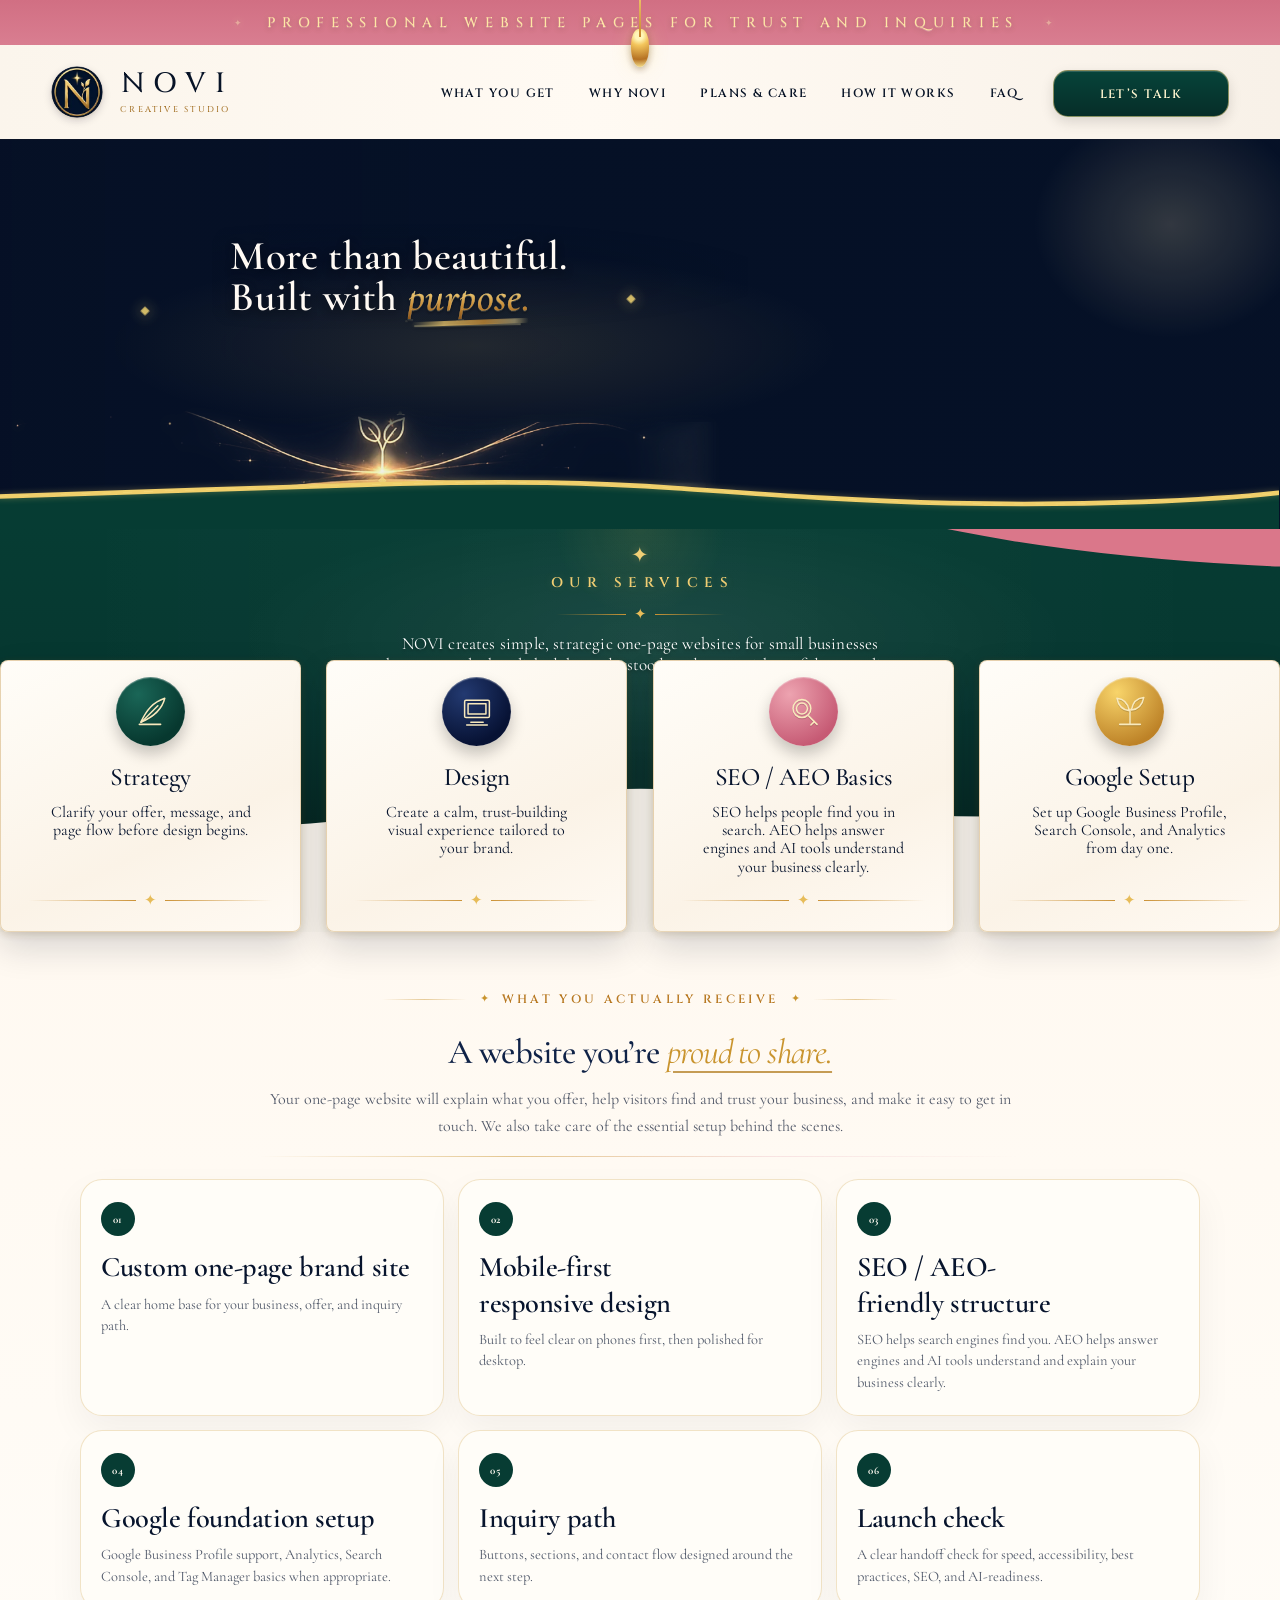
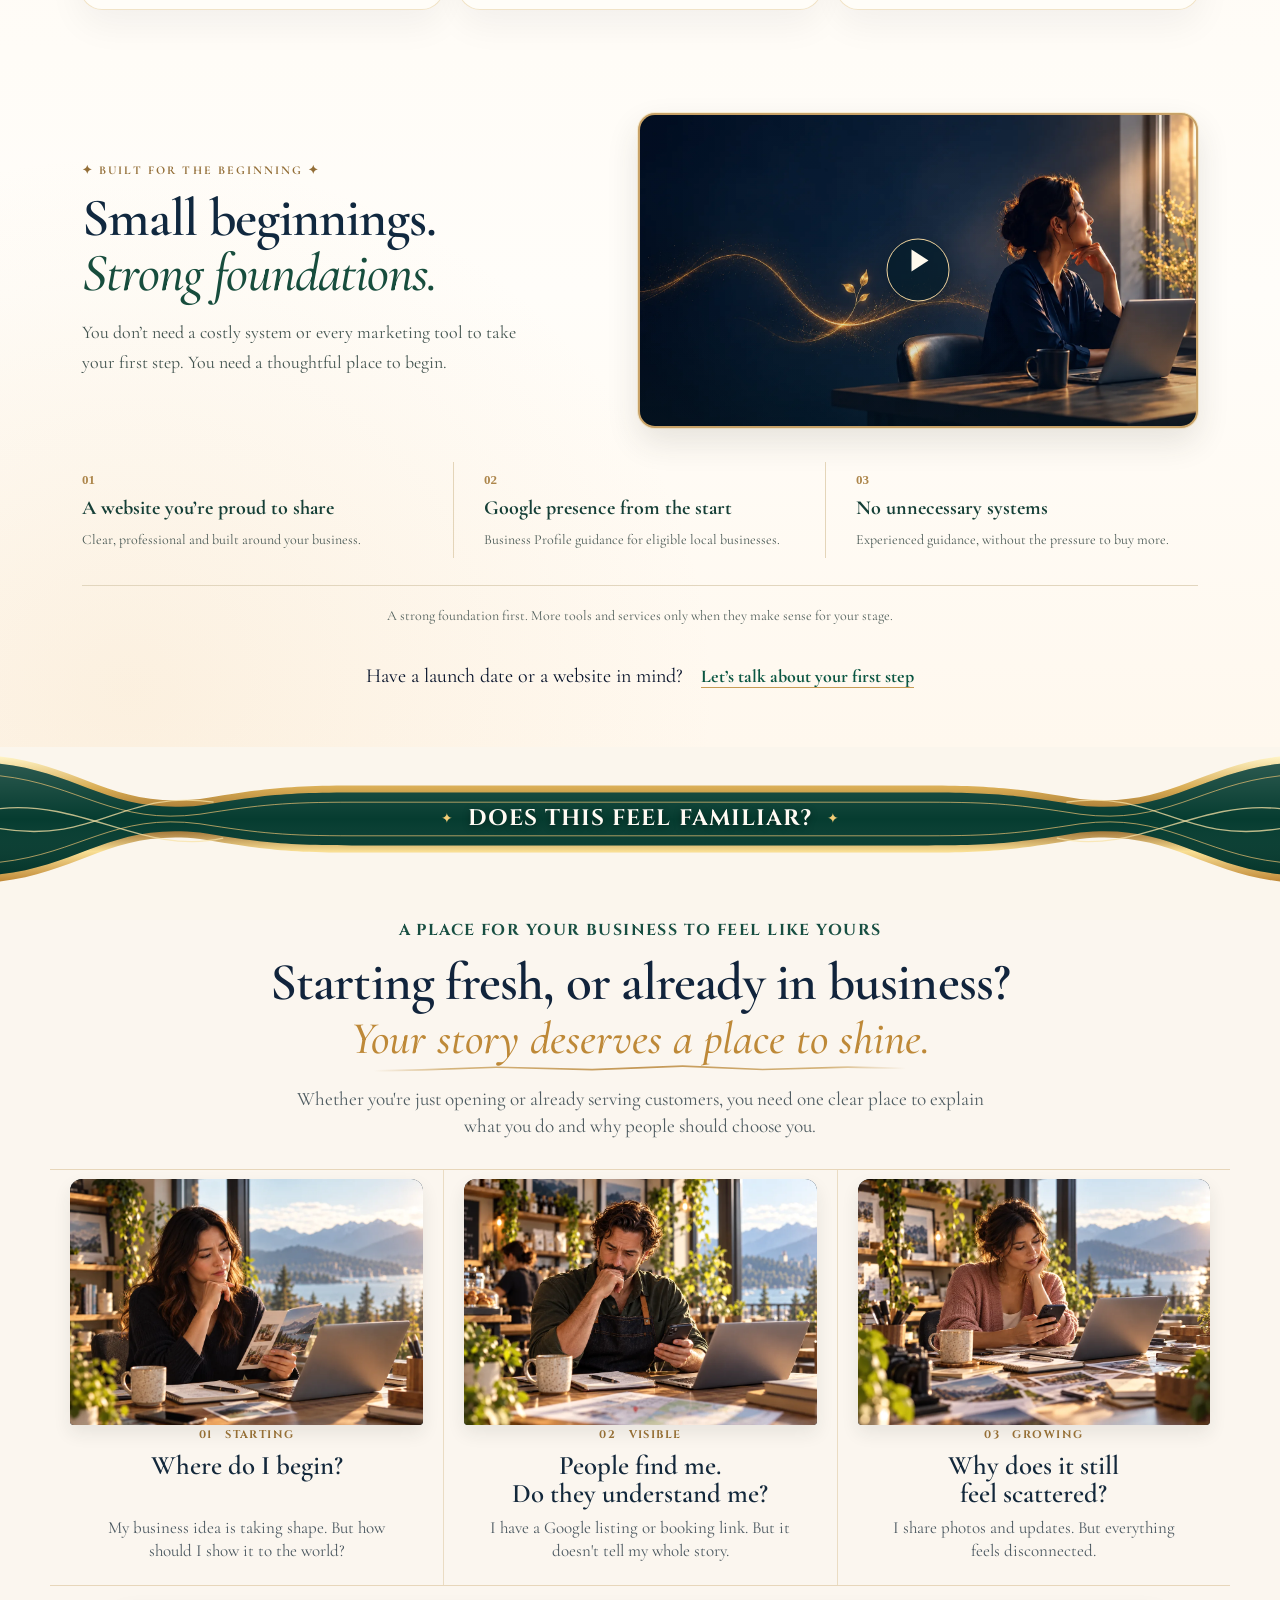
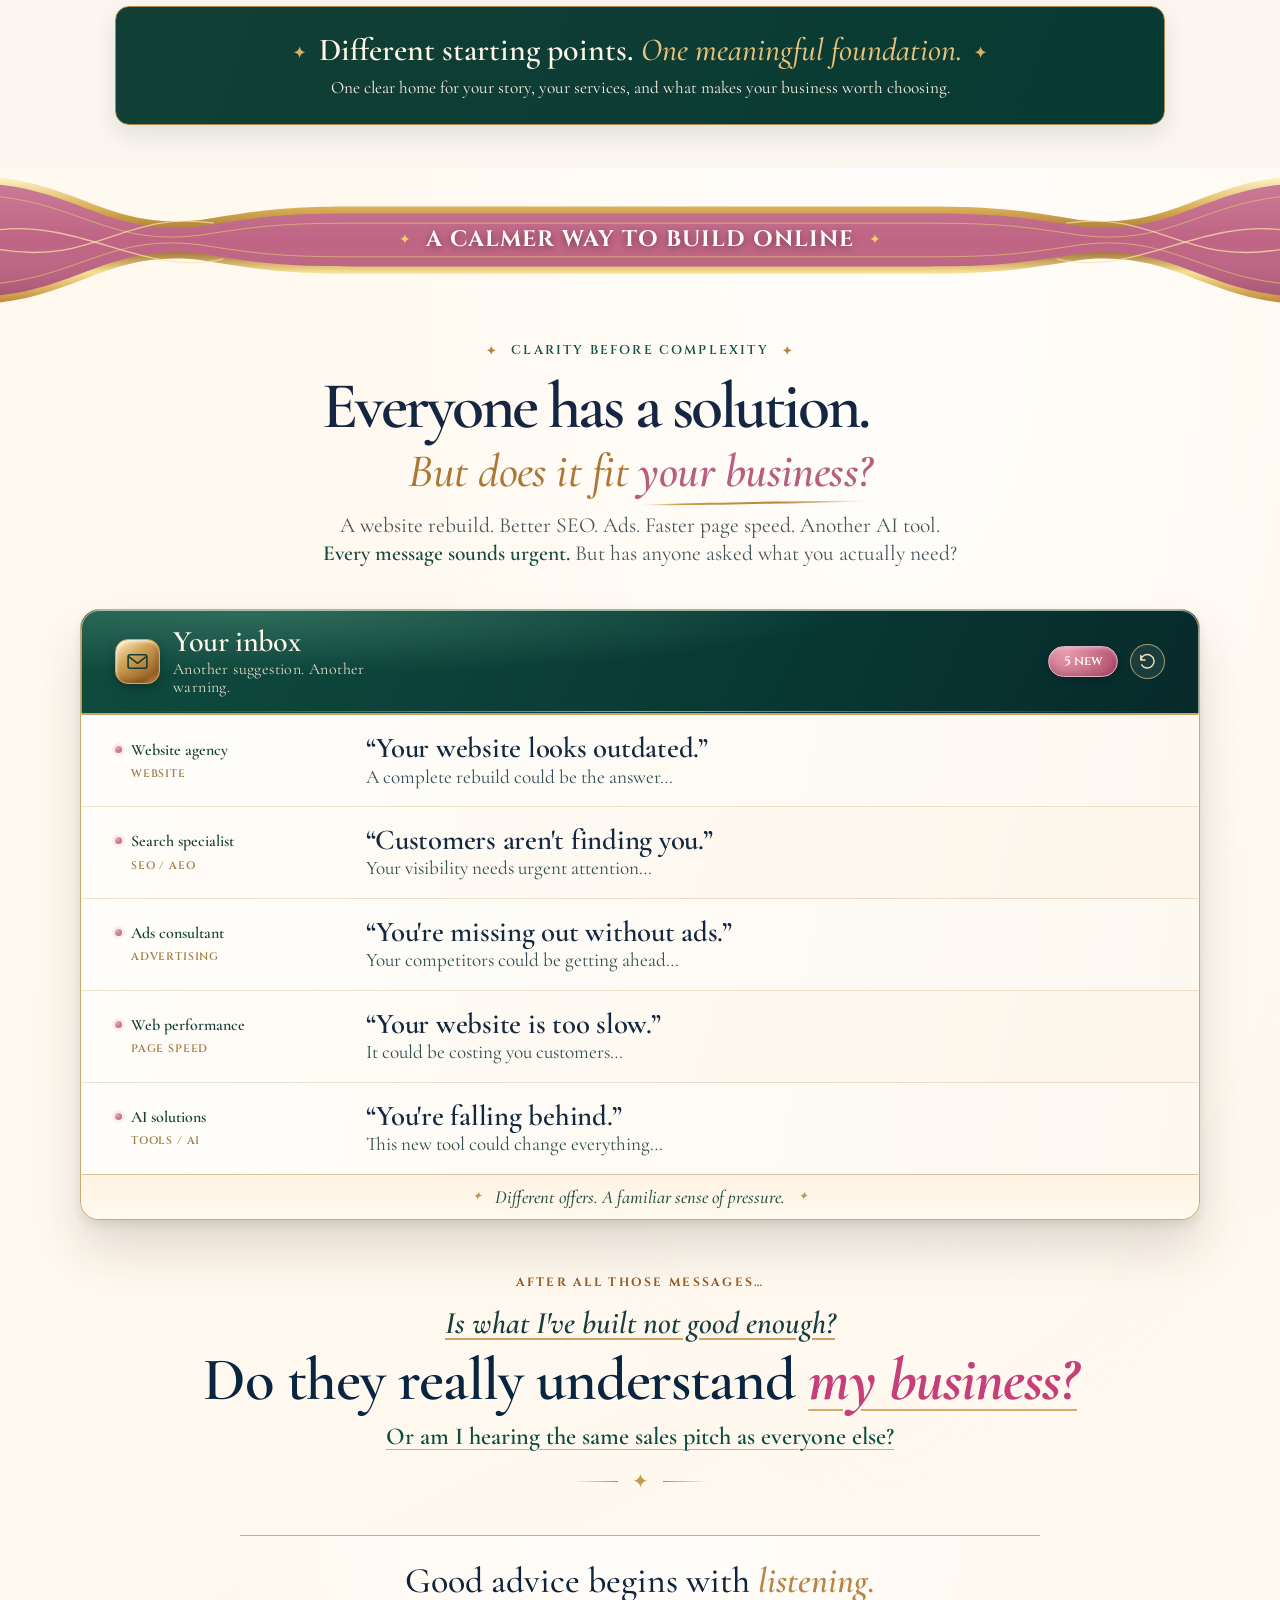
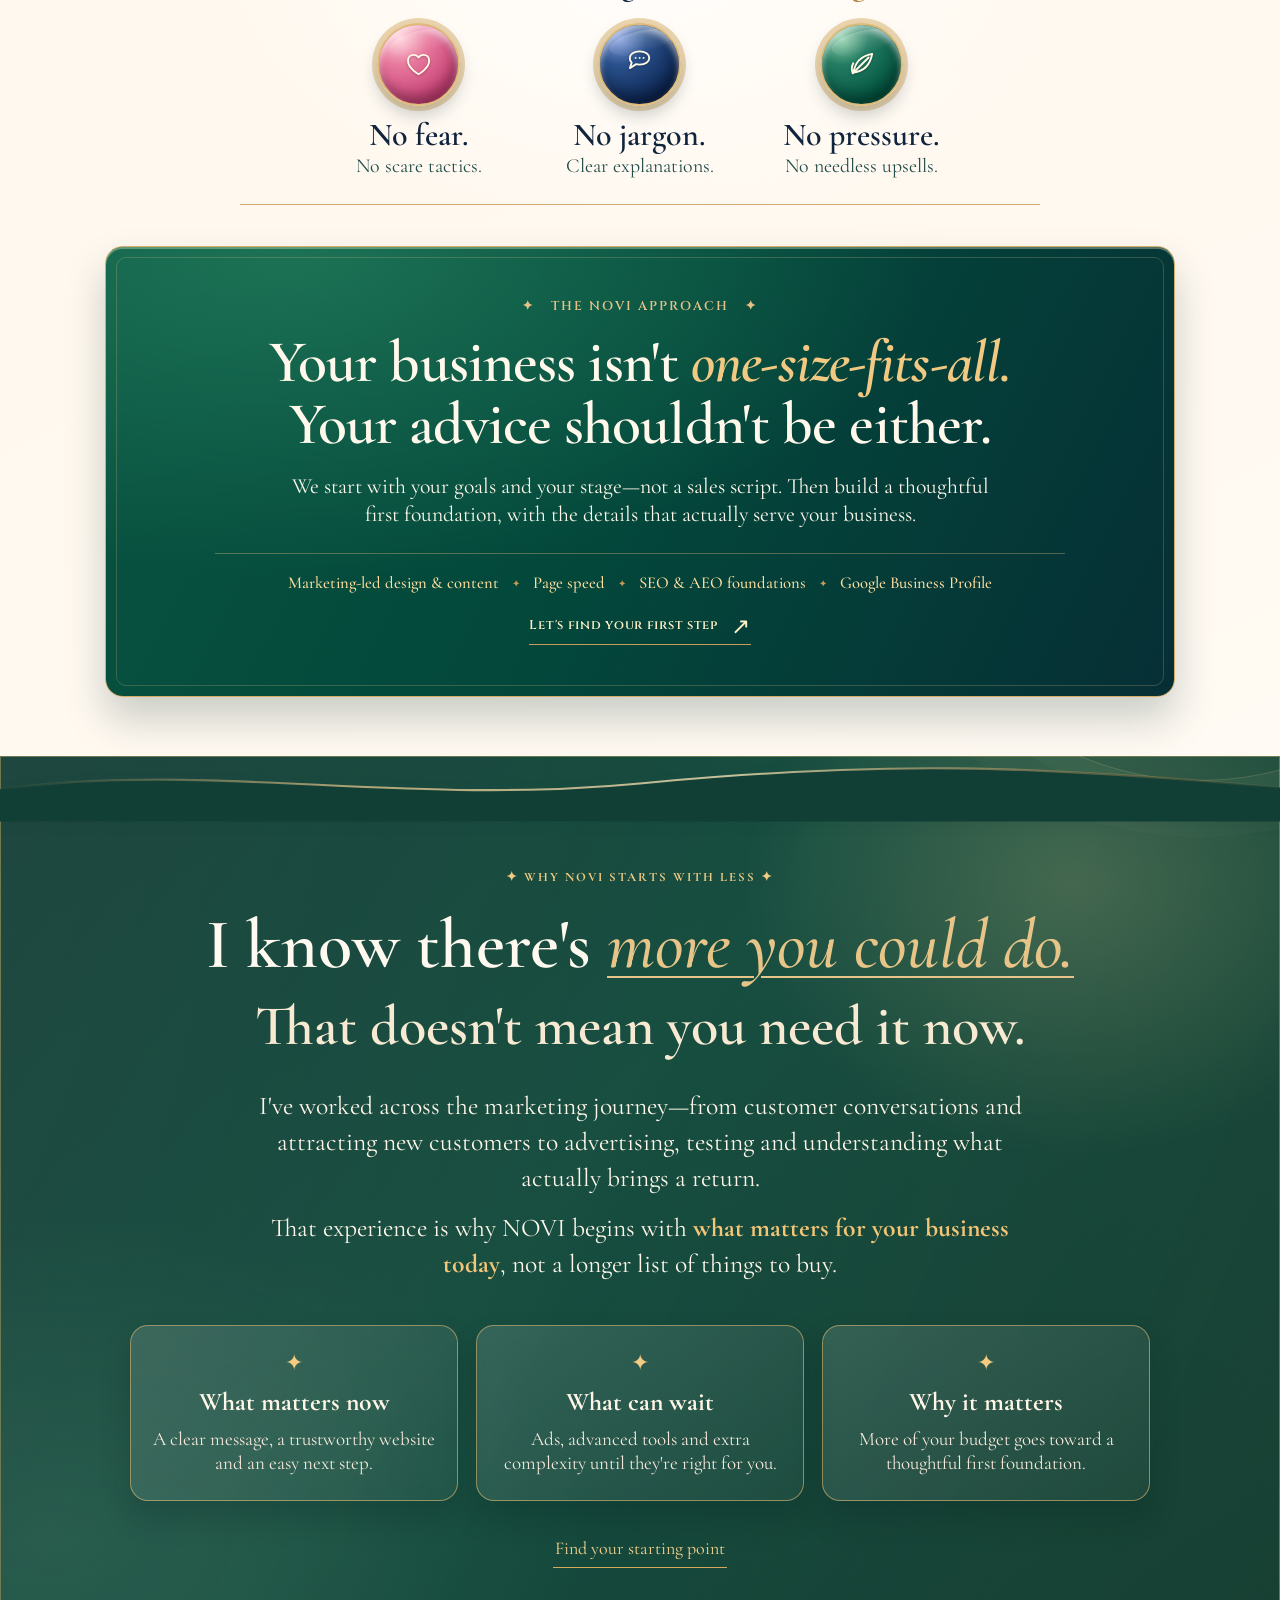
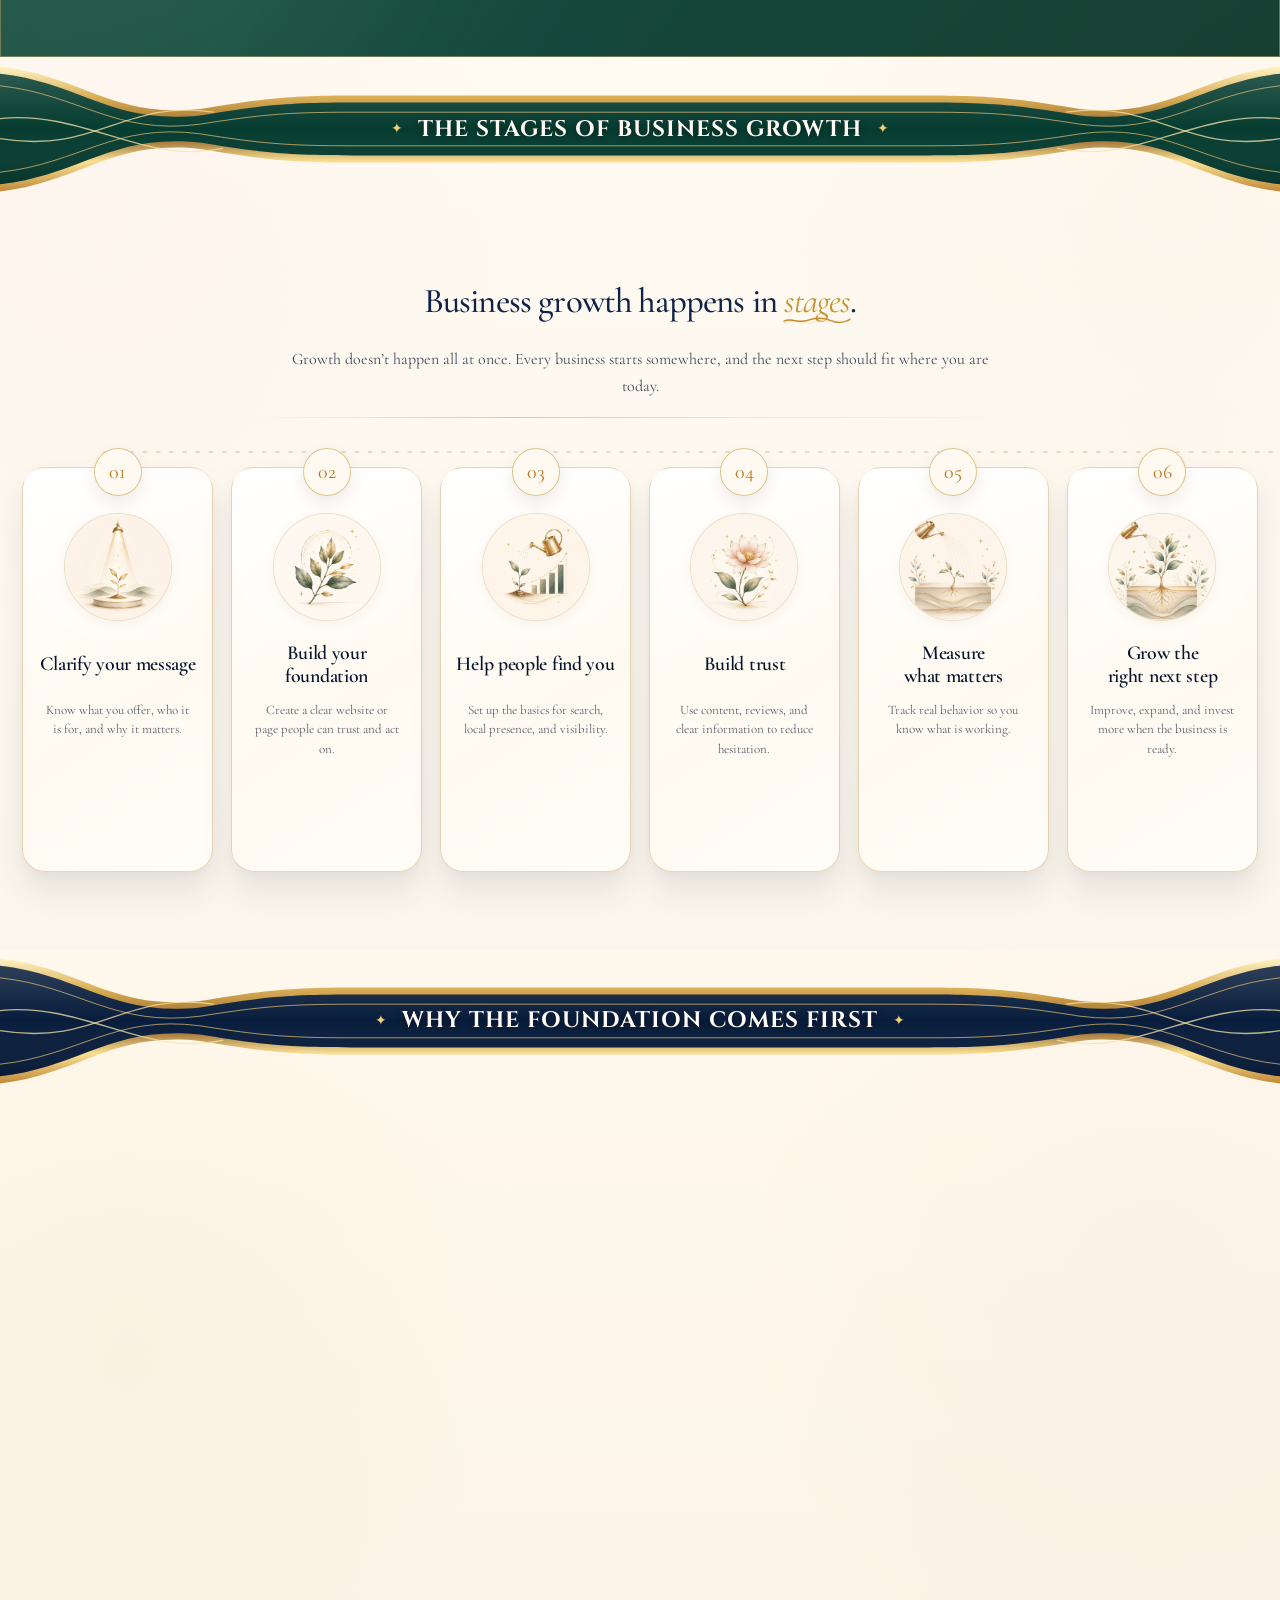
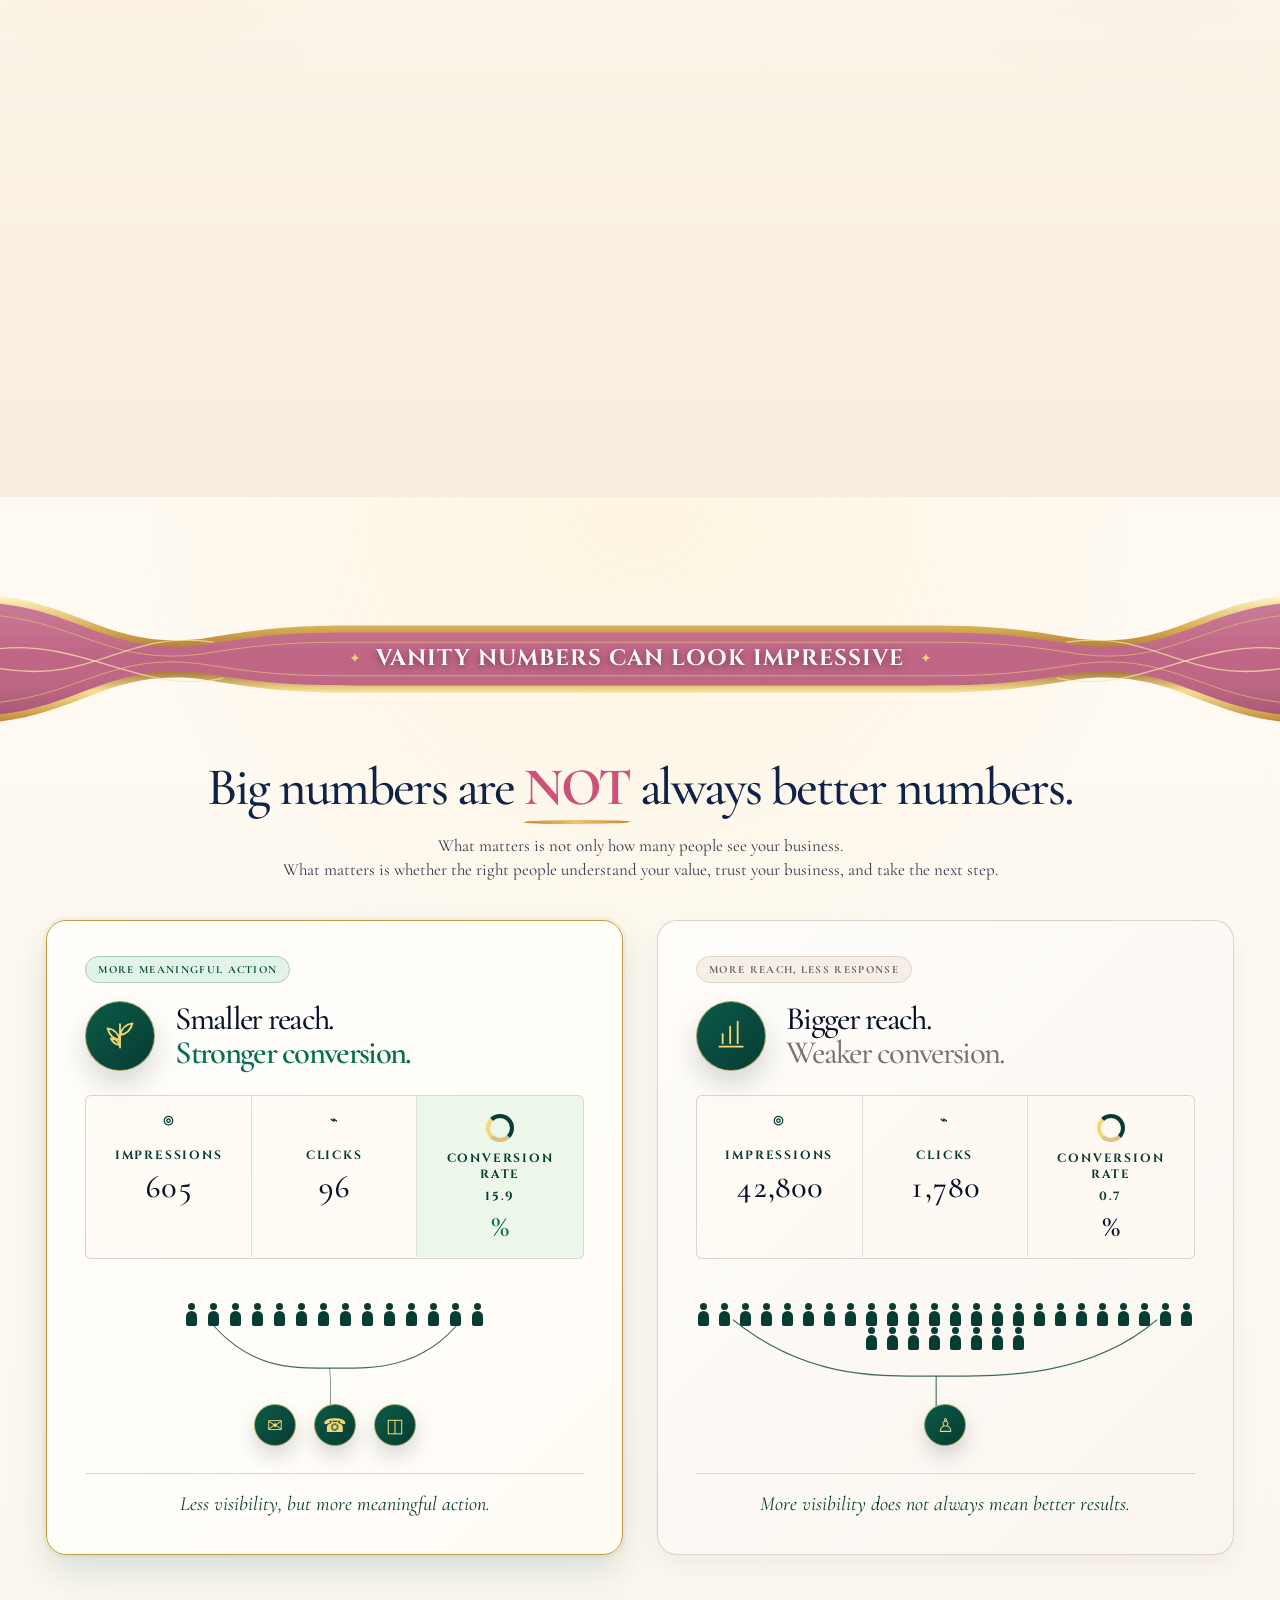
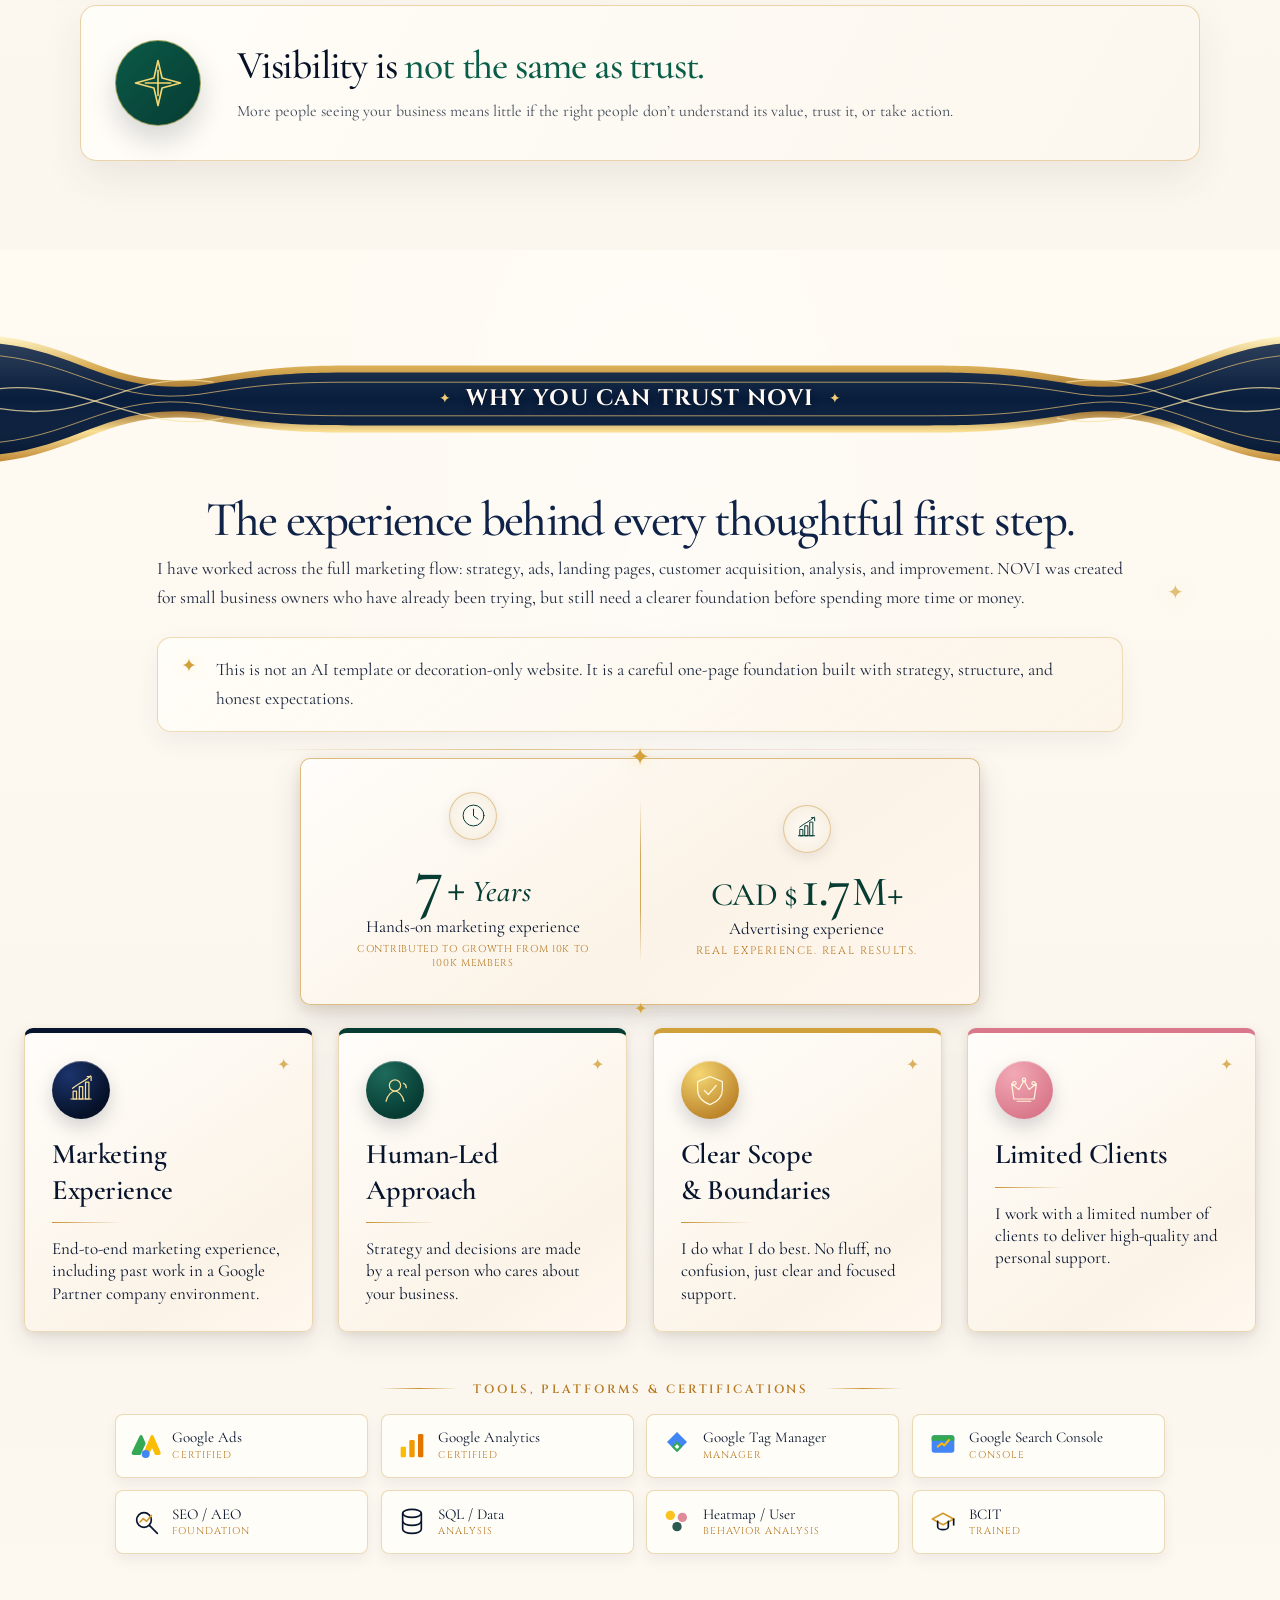
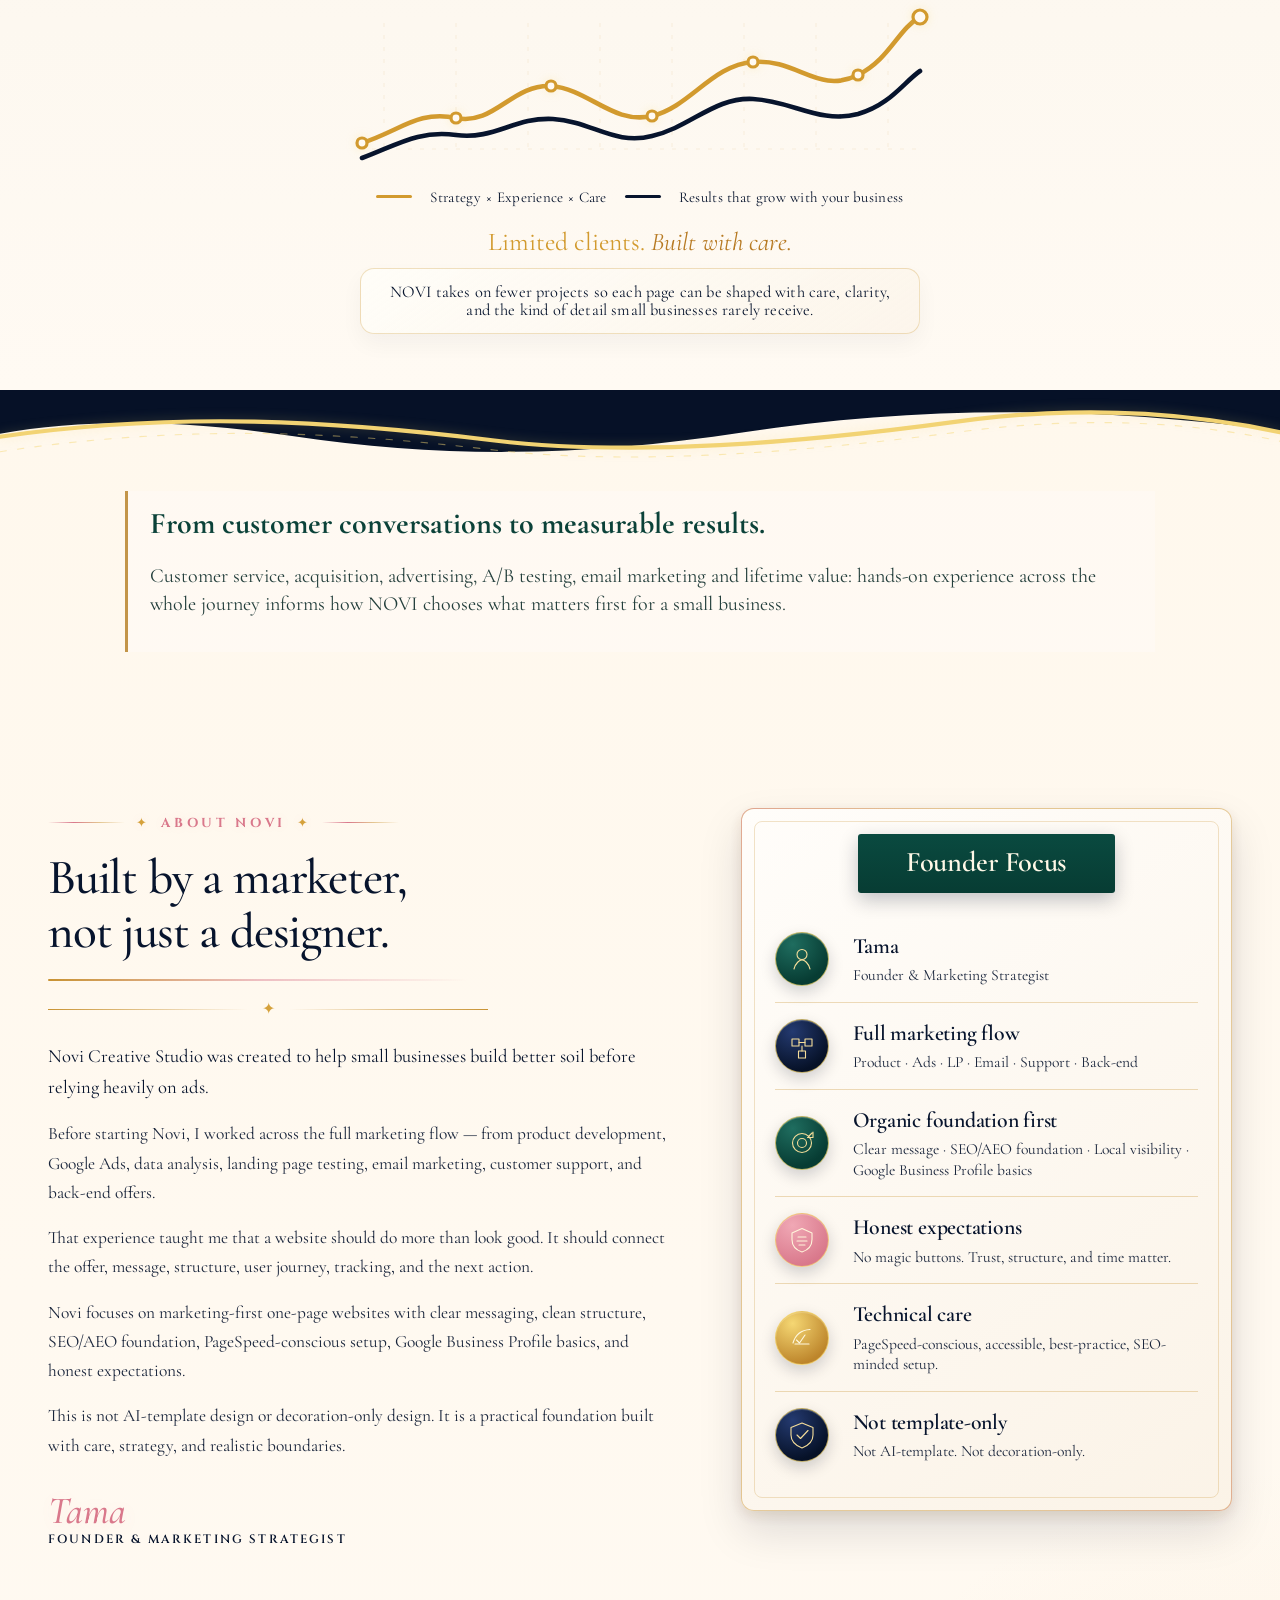
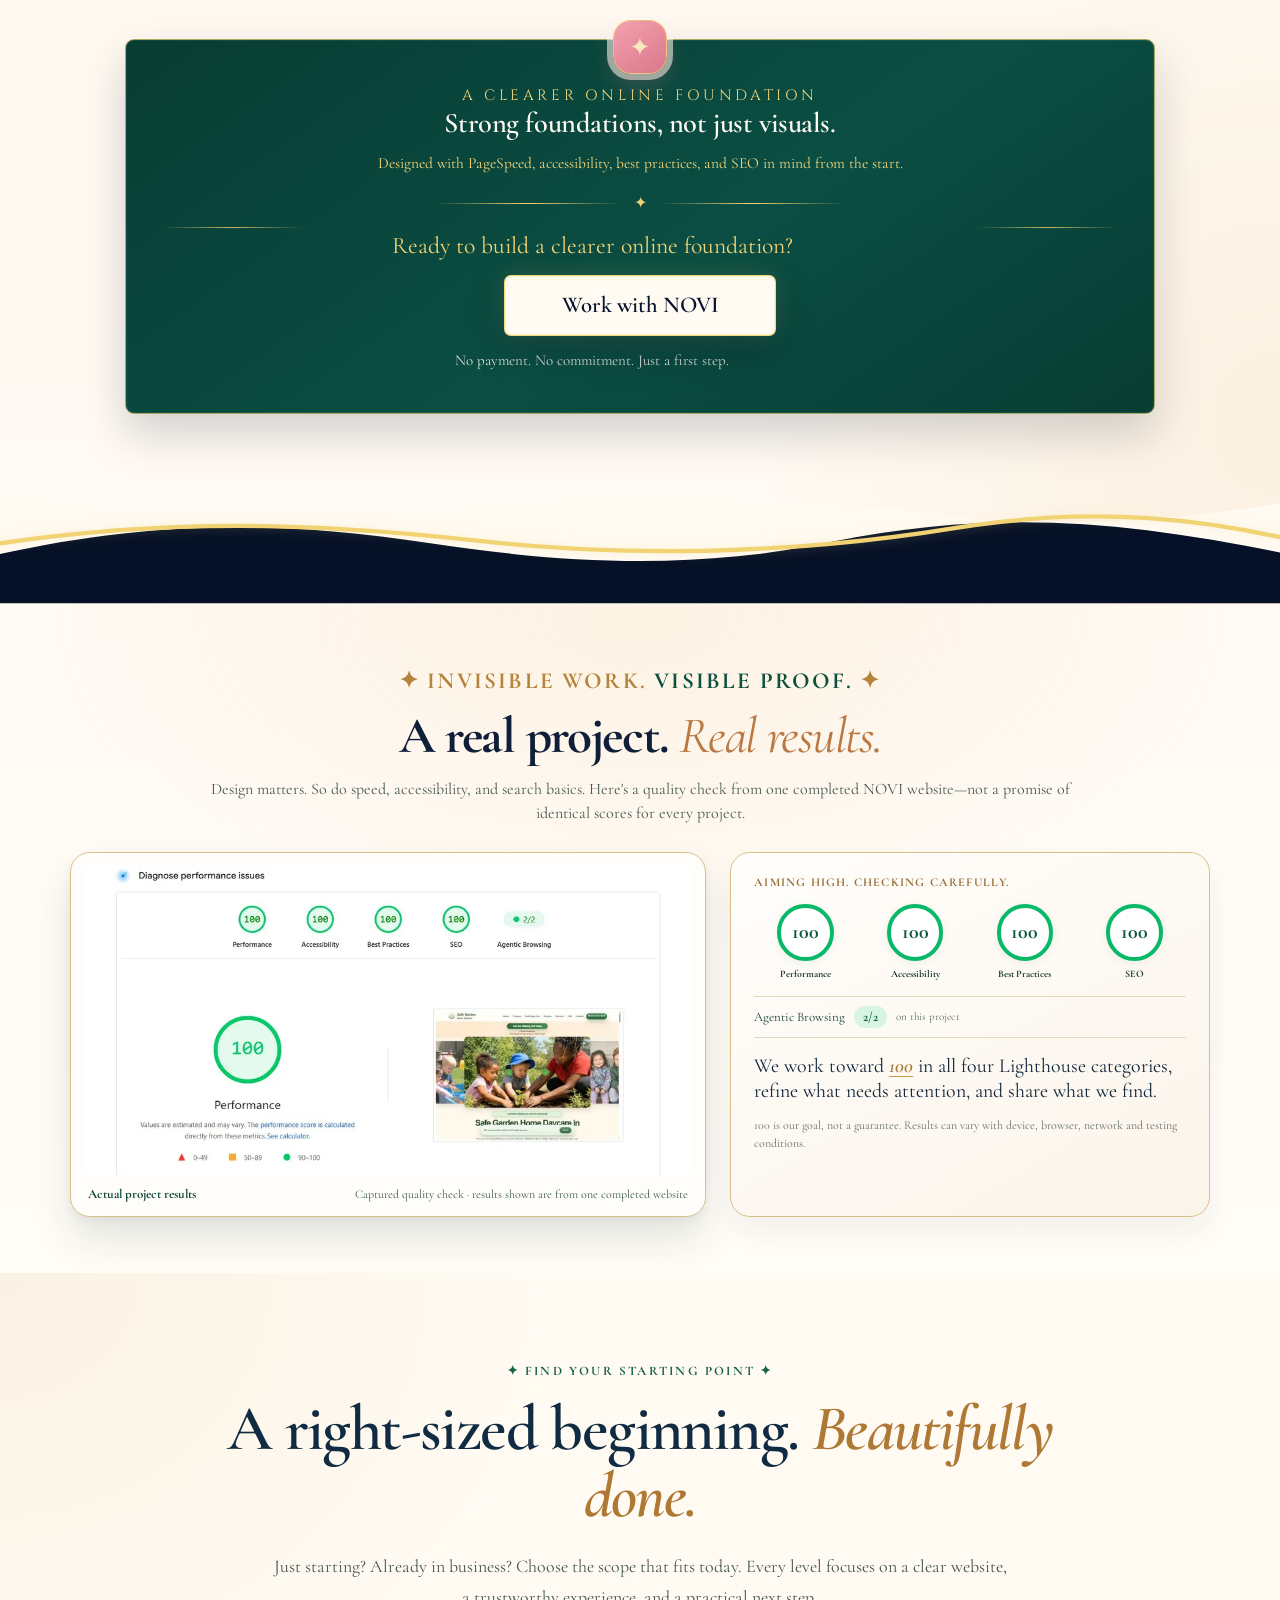
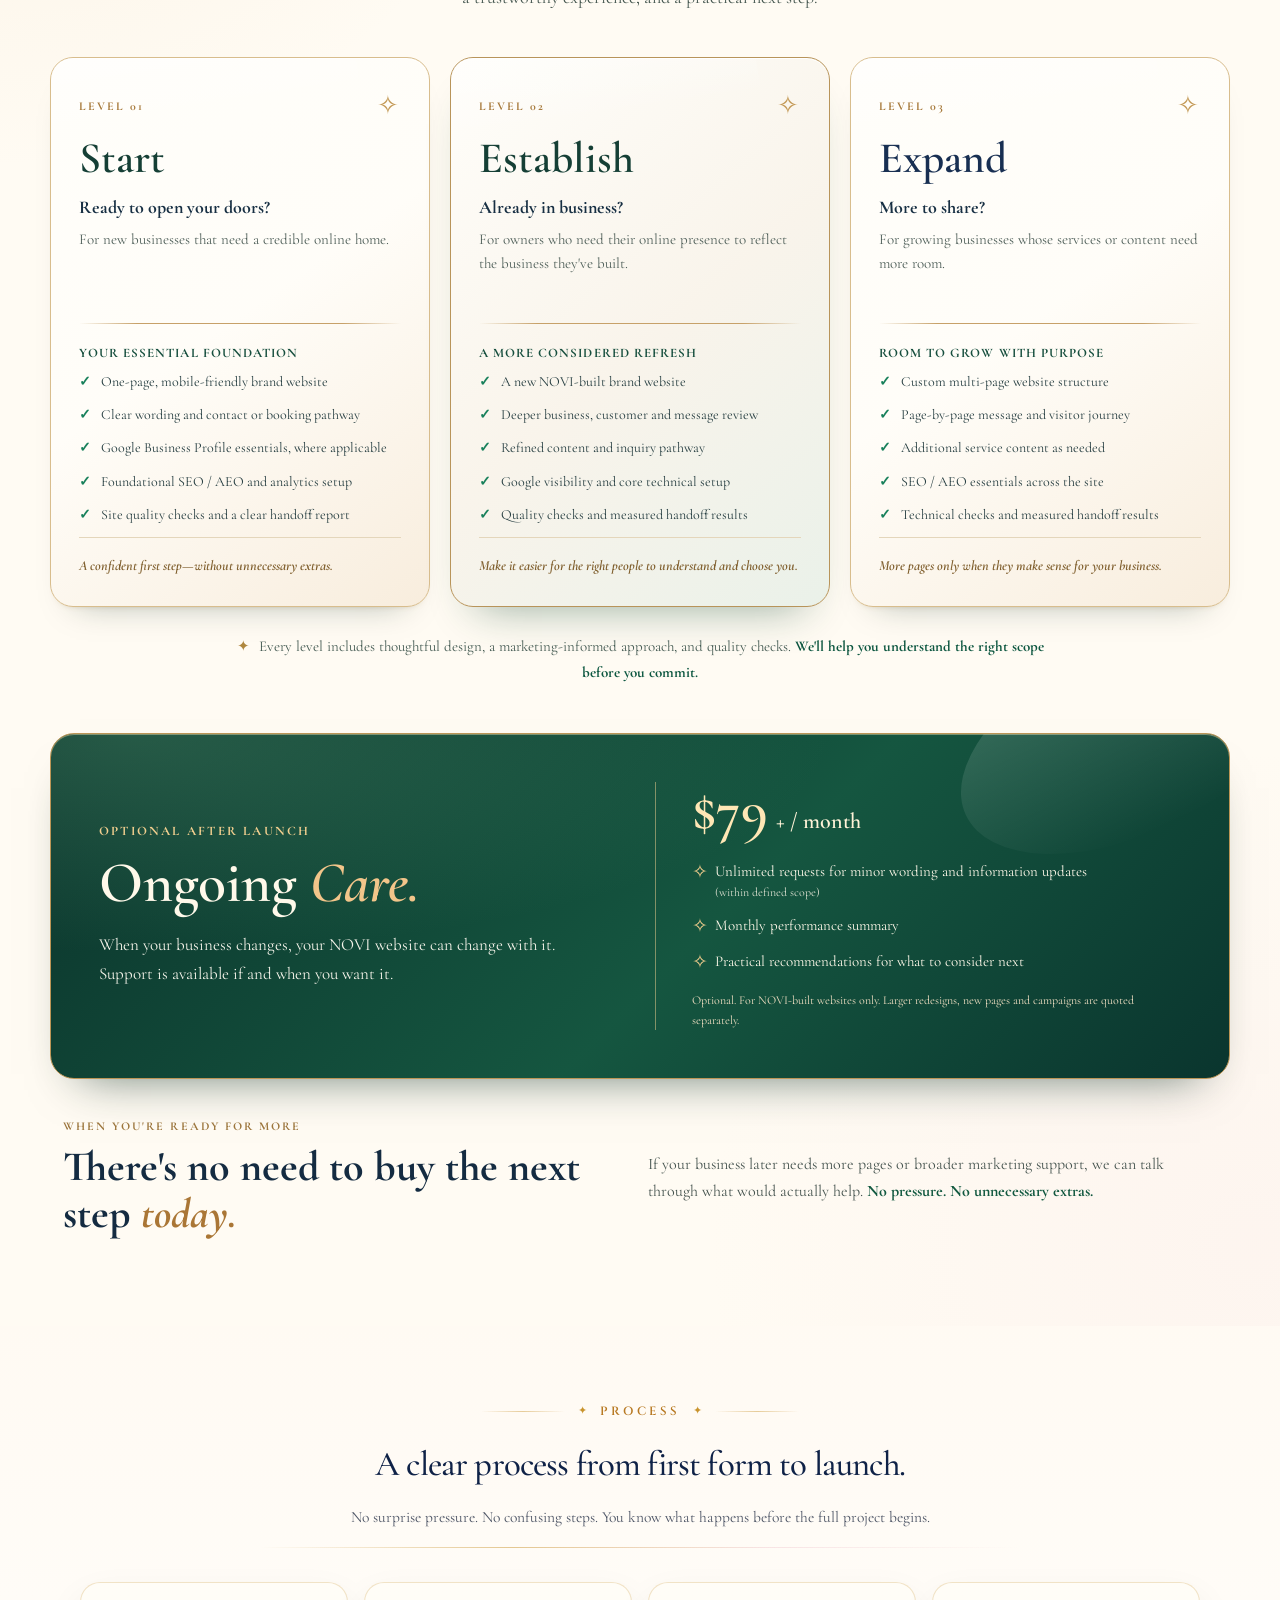
<file: index.html>
<!DOCTYPE html>

<html lang="en">
<head>
<meta charset="utf-8"/>
<meta content="width=device-width, initial-scale=1" name="viewport"/><title>NOVI Creative Studio | Marketing-First One-Page Websites for Small Businesses</title>
<meta content="NOVI Creative Studio creates simple, strategic one-page websites for small businesses, combining refined design, clear messaging, SEO/AEO basics, and launch-ready Google setup." name="description"/>
<meta content="index, follow" name="robots"/>
<link href="https://novicreativestudio.ca/" rel="canonical"/>
<meta content="#061127" name="theme-color"/>
<meta content="website" property="og:type"/>
<meta content="NOVI Creative Studio" property="og:site_name"/>
<meta content="NOVI Creative Studio | Marketing-First One-Page Websites" property="og:title"/>
<meta content="NOVI Creative Studio creates simple, strategic one-page websites for small businesses, combining refined design, clear messaging, SEO/AEO basics, and launch-ready Google setup." property="og:description"/>
<meta content="https://novicreativestudio.ca/" property="og:url"/>
<meta content="https://novicreativestudio.ca/assets/social/novi-creative-studio-og-image.jpg" property="og:image"/>
<meta content="NOVI Creative Studio hero image with a gold light motif and strategic website design message." property="og:image:alt"/>
<meta content="summary_large_image" name="twitter:card"/>
<meta content="NOVI Creative Studio | Marketing-First One-Page Websites" name="twitter:title"/>
<meta content="NOVI Creative Studio creates simple, strategic one-page websites for small businesses, combining refined design, clear messaging, SEO/AEO basics, and launch-ready Google setup." name="twitter:description"/>
<meta content="https://novicreativestudio.ca/assets/social/novi-creative-studio-og-image.jpg" name="twitter:image"/>
<link href="assets/icons/favicon.ico?v=webp82" rel="icon" sizes="any"/>
<link href="assets/icons/favicon-32x32.png?v=webp82" rel="icon" sizes="32x32" type="image/png"/>
<link href="assets/icons/favicon-16x16.png?v=webp82" rel="icon" sizes="16x16" type="image/png"/>
<link href="assets/icons/apple-touch-icon.png?v=webp82" rel="apple-touch-icon" sizes="180x180"/>
<link href="site.webmanifest" rel="manifest"/>
<link href="https://fonts.googleapis.com" rel="preconnect"/>
<link crossorigin="" href="https://fonts.gstatic.com" rel="preconnect"/>
<link href="https://fonts.googleapis.com/css2?family=Cinzel:wght@400;500;600;700&amp;family=Cormorant+Garamond:wght@400;500;600;700&amp;display=swap" rel="stylesheet"/>
<link href="assets/css/styles.css?v=novi-clean-20261023" rel="stylesheet"/>
<link href="assets/css/site-system.css?v=novi-ribbon-unified-v8" rel="stylesheet"/>
<script type="application/ld+json">
{
  "@context": "https://schema.org",
  "@graph": [
    {
      "@type": "Organization",
      "@id": "https://novicreativestudio.ca/#organization",
      "name": "NOVI Creative Studio",
      "url": "https://novicreativestudio.ca/",
      "logo": "https://novicreativestudio.ca/assets/images/novi-creative-studio-logo-mark.png",
      "description": "NOVI Creative Studio creates simple, strategic one-page websites for small businesses, combining refined design, clear messaging, SEO/AEO basics, and launch-ready Google setup.",
      "areaServed": [
        "Canada",
        "British Columbia"
      ]
    },
    {
      "@type": "WebSite",
      "@id": "https://novicreativestudio.ca/#website",
      "url": "https://novicreativestudio.ca/",
      "name": "NOVI Creative Studio",
      "publisher": {
        "@id": "https://novicreativestudio.ca/#organization"
      },
      "inLanguage": "en-CA"
    },
    {
      "@type": "ProfessionalService",
      "@id": "https://novicreativestudio.ca/#professional-service",
      "name": "NOVI Creative Studio",
      "url": "https://novicreativestudio.ca/",
      "image": "https://novicreativestudio.ca/assets/social/novi-creative-studio-og-image.jpg",
      "description": "NOVI Creative Studio creates simple, strategic one-page websites for small businesses, combining refined design, clear messaging, SEO/AEO basics, and launch-ready Google setup.",
      "provider": {
        "@id": "https://novicreativestudio.ca/#organization"
      },
      "areaServed": {
        "@type": "Country",
        "name": "Canada"
      },
      "serviceType": [
        "One-page website design",
        "Landing page design",
        "SEO and AEO basics",
        "Google Business Profile setup",
        "Analytics and Search Console setup"
      ]
    }
  ]
}
  </script>
<link href="assets/css/novi-story-editorial.css?v=1" rel="stylesheet"/><link href="assets/css/novi-calm-luxe.css?v=calm-luxe-20261024" rel="stylesheet"/>
<link href="assets/css/novi-stages-finish.css" rel="stylesheet"/><link href="assets/css/novi-foundation-polish.css" rel="stylesheet"/><link href="assets/css/novi-visibility-refined.css" rel="stylesheet"/><link href="assets/css/novi-realproof.css" rel="stylesheet"/><link href="assets/css/novi-levels-care.css" rel="stylesheet"/><link href="assets/css/novi-v10-story-polish.css" rel="stylesheet"/><link href="assets/css/novi-luminous-transitions.css?v=1" rel="stylesheet"/><link href="assets/css/novi-signature-waves.css?v=1" rel="stylesheet"/><link href="assets/css/novi-film-ready.css?v=1" rel="stylesheet"/><link href="assets/css/novi-film-compact.css" rel="stylesheet"/><link href="assets/css/novi-hero-ultrawide.css?v=2" rel="stylesheet"/>
<link href="assets/css/novi-mobile-legibility.css?v=1" rel="stylesheet"/>
<link href="assets/css/novi-mobile-reading-v2.css" rel="stylesheet"/>
<link href="assets/css/novi-conversion-reading.css?v=1" rel="stylesheet"/></head>
<body>
<a class="skip-link" href="#services">Skip to content</a>
<div aria-label="Brand message" class="top-ribbon">
<p>PROFESSIONAL WEBSITE PAGES FOR TRUST AND INQUIRIES</p>
<span aria-hidden="true" class="ribbon-drop"></span>
</div>
<header class="site-header" id="top">
<a aria-label="NOVI Creative Studio home" class="brand" href="#">
<img alt="" aria-hidden="true" class="brand-mark" decoding="async" height="64" src="assets/images/novi-creative-studio-logo-mark.webp?v=webp82" width="64"/>
<span aria-hidden="true" class="brand-text">
<strong>NOVI</strong>
<small>Creative Studio</small>
</span>
</a>
<nav aria-label="Primary navigation" class="site-nav" id="primary-nav"><a href="#included">What You Get</a><a href="#why-start-less">Why NOVI</a><a href="#choose-foundation">Plans &amp; Care</a><a href="#process">How It Works</a><a href="#faq">FAQ</a><a class="nav-cta" href="#contact">Let’s Talk</a></nav>
<button aria-controls="primary-nav" aria-expanded="false" aria-label="Open menu" class="mobile-menu" type="button">
<span>Menu</span>
<i aria-hidden="true"></i>
</button>
</header>
<main>
<!-- v114 story order: trust/differentiation moved earlier; lower proof/about moved later. Visual sections preserved. -->
<section aria-label="NOVI Creative Studio hero artwork" class="hero-visual novi-segment novi-segment--custom novi-segment--hero">
<picture class="hero-picture">
<source media="(max-width: 640px)" srcset="assets/images/novi-creative-studio-hero-mobile-optimized.webp?v=webp82"/>
<img alt="NOVI Creative Studio hero image with gold light motif, strategic website design message, and a woman working beside a laptop" decoding="async" fetchpriority="high" height="941" loading="eager" src="assets/images/novi-creative-studio-hero-desktop.webp?v=webp82" width="1672"/>
</picture>
<!-- Hero headline is live HTML text for SEO, not part of the image. -->
<div aria-label="NOVI Creative Studio message" class="hero-copy">
<h1 class="novi-type novi-type--h1">
<span class="hero-line">More than beautiful.</span>
<span class="hero-line">Built with <span class="gold-word">purpose.</span></span>
</h1>
</div>
<span aria-hidden="true" class="hero-glow glow-window"></span>
<span aria-hidden="true" class="hero-spark spark-two"></span>
<span aria-hidden="true" class="hero-spark spark-three"></span>
<img alt="" aria-hidden="true" class="hero-gold-motif" decoding="async" fetchpriority="low" src="assets/images/novi-creative-studio-gold-leaf-light-motif.webp?v=webp82"/>
<svg aria-hidden="true" class="hero-green-wave" focusable="false" preserveaspectratio="none" viewbox="0 0 1600 230">
<path class="hero-green-fill" d="M0 138 C170 126 330 114 500 104 C635 96 742 100 848 116 C956 132 1068 150 1188 156 C1366 164 1515 148 1600 128 L1600 230 L0 230 Z"></path>
<path class="hero-gold-line" d="M0 138 C170 126 330 114 500 104 C635 96 742 100 848 116 C956 132 1068 150 1188 156 C1366 164 1515 148 1600 128"></path>
<path class="hero-gold-dash" d="M0 138 C170 126 330 114 500 104 C635 96 742 100 848 116 C956 132 1068 150 1188 156 C1366 164 1515 148 1600 128"></path>
</svg>
</section><section aria-labelledby="services-title" class="services-section novi-segment novi-segment--custom novi-segment--services" id="services">
<h2 class="novi-visually-hidden novi-type novi-type--h2" id="services-title">Our Services</h2>
<div aria-hidden="true" class="services-pink-sweep"></div>
<div class="services-copy">
<div aria-hidden="true" class="tiny-star">✦</div>
<p class="eyebrow">Our Services</p>
<div aria-hidden="true" class="divider"><span></span><b>✦</b><span></span></div>
<p class="intro">NOVI creates simple, strategic one-page websites for small businesses<br class="desktop-only"/> that want to look polished, be understood, and grow with confidence online.</p>
</div>
<svg aria-hidden="true" class="services-cream-wave" focusable="false" preserveaspectratio="none" viewbox="0 0 1586 130">
<path d="M0,74 C180,128 330,124 505,96 C680,66 807,54 965,80 C1150,110 1330,116 1586,56 L1586,130 L0,130 Z"></path>
</svg>
</section><section aria-labelledby="services-title" class="service-cards observed-service-cards novi-segment novi-segment--custom novi-segment--services">
<article class="service-card">
<div class="icon-circle green">
<svg aria-hidden="true" viewbox="0 0 64 64"><path d="M17 47c9-19 18-29 35-35-4 17-16 27-35 35Z"></path><path d="M18 47l24-24"></path><path d="M15 50h31"></path></svg>
</div>
<h3 class="novi-type novi-type--h3">Strategy</h3>
<p>Clarify your offer, message, and page flow before design begins.</p>
<div aria-hidden="true" class="card-line"><span></span><b>✦</b><span></span></div>
</article>
<article class="service-card">
<div class="icon-circle navy">
<svg aria-hidden="true" viewbox="0 0 64 64"><rect height="25" rx="2" width="36" x="14" y="15"></rect><path d="M19 20h26v15H19z"></path><path d="M23 47h18"></path><path d="M17 51h30"></path></svg>
</div>
<h3 class="novi-type novi-type--h3">Design</h3>
<p>Create a calm, trust-building visual experience tailored to your brand.</p>
<div aria-hidden="true" class="card-line"><span></span><b>✦</b><span></span></div>
</article>
<article class="service-card">
<div class="icon-circle pink">
<svg aria-hidden="true" viewbox="0 0 64 64"><circle cx="29" cy="27" r="13"></circle><circle cx="29" cy="27" r="8"></circle><path d="M39 38l12 12"></path><path d="M47 46l-5 5"></path></svg>
</div>
<h3 class="novi-type novi-type--h3">SEO / AEO Basics</h3>
<p>SEO helps people find you in search. AEO helps answer engines and AI tools understand your business clearly.</p>
<div aria-hidden="true" class="card-line"><span></span><b>✦</b><span></span></div>
</article>
<article class="service-card">
<div class="icon-circle gold">
<svg aria-hidden="true" viewbox="0 0 64 64"><path d="M32 49V28"></path><path d="M31 30c-10-1-16-7-18-18 10 1 16 7 18 18Z"></path><path d="M34 29c10-1 16-7 18-18-10 1-16 7-18 18Z"></path><path d="M17 50h30"></path></svg>
</div>
<h3 class="novi-type novi-type--h3">Google Setup</h3>
<p>Set up Google Business Profile, Search Console, and Analytics from day one.</p>
<div aria-hidden="true" class="card-line"><span></span><b>✦</b><span></span></div>
</article>
</section><section aria-labelledby="included-title" class="included-section observed-section segment-type-a bg-main-ivory novi-heading-system-v163 novi-segment novi-segment--editorial novi-surface--ivory" id="included">
<div class="included-inner">
<div class="included-head reveal-item">
<p class="novi-added-eyebrow segment-label novi-ref-label-v163"><span></span><b>✦</b> WHAT YOU ACTUALLY RECEIVE <b>✦</b><span></span></p>
<h2 class="novi-ref-heading-v163 novi-type novi-type--h2" id="included-title">A website you’re <em>proud to share.</em></h2>
<p>Your one-page website will explain what you offer, help visitors find and trust your business, and make it easy to get in touch. We also take care of the essential setup behind the scenes.</p>
</div>
<div class="included-grid reveal-item">
<article><b>01</b><h3 class="novi-type novi-type--h3">Custom one-page brand site</h3><p>A clear home base for your business, offer, and inquiry path.</p></article>
<article><b>02</b><h3 class="novi-type novi-type--h3">Mobile-first responsive design</h3><p>Built to feel clear on phones first, then polished for desktop.</p></article>
<article><b>03</b><h3 class="novi-type novi-type--h3">SEO / AEO-friendly structure</h3><p>SEO helps search engines find you. AEO helps answer engines and AI tools understand and explain your business clearly.</p></article>
<article><b>04</b><h3 class="novi-type novi-type--h3">Google foundation setup</h3><p>Google Business Profile support, Analytics, Search Console, and Tag Manager basics when appropriate.</p></article>
<article><b>05</b><h3 class="novi-type novi-type--h3">Inquiry path</h3><p>Buttons, sections, and contact flow designed around the next step.</p></article>
<article><b>06</b><h3 class="novi-type novi-type--h3">Launch check</h3><p>A clear handoff check for speed, accessibility, best practices, SEO, and AI-readiness.</p></article>
</div>
</div>
<div aria-labelledby="novi-film-title" class="novi-film-section" id="novi-story-film">
<div class="novi-film-intro-layout"><div class="novi-film-heading reveal-item">
<span class="novi-film-eyebrow"><span aria-hidden="true">✦</span> BUILT FOR THE BEGINNING <span aria-hidden="true">✦</span></span>
<h3 id="novi-film-title">Small beginnings. <em>Strong foundations.</em></h3>
<p>You don’t need a costly system or every marketing tool to take your first step. You need a thoughtful place to begin.</p>
</div><div aria-label="NOVI Creative Studio brand film. Select Play film to watch the 15-second video." class="novi-film-frame reveal-item" data-novi-film="" data-video-src="assets/video/novi-small-business-brand-film-enhanced.mp4">
<div aria-hidden="true" class="novi-film-cover" data-film-cover=""><div aria-hidden="true" class="novi-film-art"></div><div aria-hidden="true" class="novi-film-cover-shade"></div></div><button aria-label="Play NOVI brand film with sound" class="novi-film-play" data-film-play="" type="button"><span aria-hidden="true" class="novi-film-play-label"></span></button>
<video aria-label="NOVI Creative Studio 15-second brand film" class="novi-film-video" controls="" data-film-video="" hidden="" playsinline="" poster="assets/images/novi-creative-studio-hero-desktop.webp" preload="none"></video>
</div></div>
<div aria-label="NOVI's foundation-first approach" class="novi-film-pillars reveal-item">
<div><span class="novi-film-pillars-index">01</span><strong>A website you’re proud to share</strong><small>Clear, professional and built around your business.</small></div>
<div><span class="novi-film-pillars-index">02</span><strong>Google presence from the start</strong><small>Business Profile guidance for eligible local businesses.</small></div>
<div><span class="novi-film-pillars-index">03</span><strong>No unnecessary systems</strong><small>Experienced guidance, without the pressure to buy more.</small></div>
</div>
<p class="novi-film-footnote">A strong foundation first. More tools and services only when they make sense for your stage.</p>
</div><div class="novi-mid-cta"><p>Have a launch date or a website in mind?</p><a href="#contact">Let’s talk about your first step <span aria-hidden="true">↗</span></a></div></section><div class="novi-ribbon novi-ribbon--wave novi-ribbon--green novi-ribbon--familiar">
<svg aria-hidden="true" class="novi-ribbon__wave" focusable="false" preserveaspectratio="none" viewbox="0 0 1600 180">
<defs><lineargradient id="novi-ribbon-2-ribbon-metal" x1="0" x2="0" y1="0" y2="1"><stop offset="0" stop-color="#fff4c5"></stop><stop offset=".25" stop-color="#d9ad55"></stop><stop offset=".55" stop-color="#8c5b21"></stop><stop offset=".76" stop-color="#f9df94"></stop><stop offset="1" stop-color="#c18a38"></stop></lineargradient><lineargradient id="novi-ribbon-2-ribbon-sheen" x1="0" x2="0" y1="0" y2="1"><stop offset="0" stop-color="#fff" stop-opacity=".15"></stop><stop offset=".5" stop-color="#fff" stop-opacity="0"></stop><stop offset="1" stop-color="#000" stop-opacity=".12"></stop></lineargradient></defs>
<path class="novi-ribbon__outer" d="M0 12 C100 23 140 77 250 65 C324 53 355 48 440 48 L1160 48 C1245 48 1276 53 1350 65 C1460 77 1500 23 1600 12 L1600 168 C1500 157 1460 103 1350 115 C1276 127 1245 132 1160 132 L440 132 C355 132 324 127 250 115 C140 103 100 157 0 168 Z" fill="url(#novi-ribbon-2-ribbon-metal)"></path>
<path class="novi-ribbon__face" d="M0 21 C100 32 140 85 250 73 C324 61 355 57 440 57 L1160 57 C1245 57 1276 61 1350 73 C1460 85 1500 32 1600 21 L1600 159 C1500 148 1460 95 1350 107 C1276 119 1245 123 1160 123 L440 123 C355 123 324 119 250 107 C140 95 100 148 0 159 Z"></path>
<path class="novi-ribbon__sheen" d="M0 21 C100 32 140 85 250 73 C324 61 355 57 440 57 L1160 57 C1245 57 1276 61 1350 73 C1460 85 1500 32 1600 21 L1600 159 C1500 148 1460 95 1350 107 C1276 119 1245 123 1160 123 L440 123 C355 123 324 119 250 107 C140 95 100 148 0 159 Z" fill="url(#novi-ribbon-2-ribbon-sheen)"></path>
<path class="novi-ribbon__inner-line" d="M0 36 C100 47 143 98 250 84 C326 72 358 69 440 69 L1160 69 C1242 69 1274 72 1350 84 C1457 98 1500 47 1600 36"></path>
<path class="novi-ribbon__inner-line" d="M0 144 C100 133 143 82 250 96 C326 108 358 111 440 111 L1160 111 C1242 111 1274 108 1350 96 C1457 82 1500 133 1600 144"></path>
<path class="novi-ribbon__flourish" d="M0 102 C122 122 155 52 267 69 M1600 102 C1478 122 1445 52 1333 69"></path>
<path class="novi-ribbon__flourish" d="M0 77 C106 66 180 136 279 114 M1600 77 C1494 66 1420 136 1321 114"></path>
</svg>
<p class="novi-ribbon__label">
<span aria-hidden="true" class="novi-ribbon__star">✦</span>
<span class="novi-ribbon__text">DOES THIS FEEL FAMILIAR?</span>
<span aria-hidden="true" class="novi-ribbon__star">✦</span>
</p>
</div><section aria-labelledby="first-stage-title" class="novi-story-familiar novi-segment" id="first-stage">
<div class="novi-story-familiar__inner">
<header class="novi-story-intro">
<p class="novi-story-eyebrow">A place for your business to feel like yours</p>
<h2 id="first-stage-title">Starting fresh, or already in business?</h2>
<p class="novi-story-goldline"><em>Your story deserves a place to shine.</em></p>
<p class="novi-story-deck">Whether you're just opening or already serving customers, you need one clear place to explain what you do and why people should choose you.</p>
</header>
<div aria-label="Different moments in building a small business online" class="novi-story-portraits" role="group">
<article class="novi-story-portrait">
<div class="novi-story-portrait__image"><img alt="Business owner thoughtfully reviewing launch materials beside a laptop in a sunlit workspace." decoding="async" height="840" loading="lazy" src="assets/images/novi-owner-starting-marketing-overwhelm.webp" width="1120"/></div>
<div class="novi-story-portrait__words"><p class="novi-story-portrait__stage">01 <span>Starting</span></p><h3>Where do I begin?</h3><p>My business idea is taking shape. But how should I show it to the world?</p></div>
</article>
<article class="novi-story-portrait">
<div class="novi-story-portrait__image"><img alt="Independent cafe owner reflecting on his local online presence while checking his phone." decoding="async" height="840" loading="lazy" src="assets/images/novi-owner-local-cafe-google-visibility.webp" width="1120"/></div>
<div class="novi-story-portrait__words"><p class="novi-story-portrait__stage">02 <span>Visible</span></p><h3>People find me.<br/>Do they understand me?</h3><p>I have a Google listing or booking link. But it doesn't tell my whole story.</p></div>
</article>
<article class="novi-story-portrait">
<div class="novi-story-portrait__image"><img alt="Small business owner considering her online presence at a laptop with a phone in hand." decoding="async" height="840" loading="lazy" src="assets/images/novi-owner-growing-scattered-channels.webp" width="1120"/></div>
<div class="novi-story-portrait__words"><p class="novi-story-portrait__stage">03 <span>Growing</span></p><h3>Why does it still<br/>feel scattered?</h3><p>I share photos and updates. But everything feels disconnected.</p></div>
</article>
</div>
<div class="novi-story-familiar__resolve">
<h3><span aria-hidden="true">✦</span> Different starting points. <em>One meaningful foundation.</em> <span aria-hidden="true">✦</span></h3>
<p>One clear home for your story, your services, and what makes your business worth choosing.</p>
</div>
</div>
</section><section aria-labelledby="calm-build-title" class="novi-story-calm novi-segment" id="calm-build"><div class="novi-ribbon novi-ribbon--wave novi-ribbon--pink novi-ribbon--calmer">
<svg aria-hidden="true" class="novi-ribbon__wave" focusable="false" preserveaspectratio="none" viewbox="0 0 1600 180">
<defs><lineargradient id="novi-ribbon-3-ribbon-metal" x1="0" x2="0" y1="0" y2="1"><stop offset="0" stop-color="#fff4c5"></stop><stop offset=".25" stop-color="#d9ad55"></stop><stop offset=".55" stop-color="#8c5b21"></stop><stop offset=".76" stop-color="#f9df94"></stop><stop offset="1" stop-color="#c18a38"></stop></lineargradient><lineargradient id="novi-ribbon-3-ribbon-sheen" x1="0" x2="0" y1="0" y2="1"><stop offset="0" stop-color="#fff" stop-opacity=".15"></stop><stop offset=".5" stop-color="#fff" stop-opacity="0"></stop><stop offset="1" stop-color="#000" stop-opacity=".12"></stop></lineargradient></defs>
<path class="novi-ribbon__outer" d="M0 12 C100 23 140 77 250 65 C324 53 355 48 440 48 L1160 48 C1245 48 1276 53 1350 65 C1460 77 1500 23 1600 12 L1600 168 C1500 157 1460 103 1350 115 C1276 127 1245 132 1160 132 L440 132 C355 132 324 127 250 115 C140 103 100 157 0 168 Z" fill="url(#novi-ribbon-3-ribbon-metal)"></path>
<path class="novi-ribbon__face" d="M0 21 C100 32 140 85 250 73 C324 61 355 57 440 57 L1160 57 C1245 57 1276 61 1350 73 C1460 85 1500 32 1600 21 L1600 159 C1500 148 1460 95 1350 107 C1276 119 1245 123 1160 123 L440 123 C355 123 324 119 250 107 C140 95 100 148 0 159 Z"></path>
<path class="novi-ribbon__sheen" d="M0 21 C100 32 140 85 250 73 C324 61 355 57 440 57 L1160 57 C1245 57 1276 61 1350 73 C1460 85 1500 32 1600 21 L1600 159 C1500 148 1460 95 1350 107 C1276 119 1245 123 1160 123 L440 123 C355 123 324 119 250 107 C140 95 100 148 0 159 Z" fill="url(#novi-ribbon-3-ribbon-sheen)"></path>
<path class="novi-ribbon__inner-line" d="M0 36 C100 47 143 98 250 84 C326 72 358 69 440 69 L1160 69 C1242 69 1274 72 1350 84 C1457 98 1500 47 1600 36"></path>
<path class="novi-ribbon__inner-line" d="M0 144 C100 133 143 82 250 96 C326 108 358 111 440 111 L1160 111 C1242 111 1274 108 1350 96 C1457 82 1500 133 1600 144"></path>
<path class="novi-ribbon__flourish" d="M0 102 C122 122 155 52 267 69 M1600 102 C1478 122 1445 52 1333 69"></path>
<path class="novi-ribbon__flourish" d="M0 77 C106 66 180 136 279 114 M1600 77 C1494 66 1420 136 1321 114"></path>
</svg>
<p class="novi-ribbon__label">
<span aria-hidden="true" class="novi-ribbon__star">✦</span>
<span class="novi-ribbon__text">A CALMER WAY TO BUILD ONLINE</span>
<span aria-hidden="true" class="novi-ribbon__star">✦</span>
</p>
</div>
<div class="novi-calm-luxe">
<header class="novi-calm-luxe__intro">
<p class="novi-calm-luxe__eyebrow"><span aria-hidden="true">✦</span> CLARITY BEFORE COMPLEXITY <span aria-hidden="true">✦</span></p>
<h2 id="calm-build-title">Everyone has a solution.</h2>
<p class="novi-calm-luxe__question">But does it fit <em>your business?</em></p>
<p class="novi-calm-luxe__deck">A website rebuild. Better SEO. Ads. Faster page speed. Another AI tool.<br class="novi-calm-luxe__break"/> <strong>Every message sounds urgent.</strong> But has anyone asked what you actually need?</p>
</header>
<div class="novi-calm-luxe__inbox-wrap">
<div aria-label="Examples of marketing sales pitches arriving in a small business owner's inbox" class="novi-calm-inbox">
<div class="novi-calm-inbox__toolbar">
<div class="novi-calm-inbox__heading"><span aria-hidden="true" class="novi-calm-inbox__mail-icon"><svg viewbox="0 0 28 28"><rect height="15" rx="2.1" width="21" x="3.5" y="6.5"></rect><path d="m5 9 9 7 9-7"></path></svg></span><div><span class="novi-calm-inbox__heading-main">Your inbox</span><span class="novi-calm-inbox__heading-sub">Another suggestion. Another warning.</span></div></div>
<div class="novi-calm-inbox__tools"><span aria-label="New messages" class="novi-calm-inbox__status"><span class="novi-calm-inbox__count">5</span> new</span><button aria-label="Replay incoming emails" class="novi-calm-inbox__replay" title="Replay email arrivals" type="button"><svg aria-hidden="true" viewbox="0 0 24 24"><path d="M3.5 10a8.5 8.5 0 1 1 1.1 6.2M3.5 4.5V10h5.5"></path></svg></button></div>
</div>
<div class="novi-calm-inbox__list">
<article class="novi-calm-inbox__letter is-arrived" data-arrival-index="0">
<div class="novi-calm-inbox__sender"><span aria-hidden="true" class="novi-calm-inbox__unread"></span><span>Website agency</span><small>WEBSITE</small></div><div class="novi-calm-inbox__content"><h3>“Your website looks outdated.”</h3><p>A complete rebuild could be the answer…</p></div><span aria-hidden="true" class="novi-calm-inbox__arrow">↗</span>
</article>
<article class="novi-calm-inbox__letter" data-arrival-index="1">
<div class="novi-calm-inbox__sender"><span aria-hidden="true" class="novi-calm-inbox__unread"></span><span>Search specialist</span><small>SEO / AEO</small></div><div class="novi-calm-inbox__content"><h3>“Customers aren't finding you.”</h3><p>Your visibility needs urgent attention…</p></div><span aria-hidden="true" class="novi-calm-inbox__arrow">↗</span>
</article>
<article class="novi-calm-inbox__letter" data-arrival-index="2">
<div class="novi-calm-inbox__sender"><span aria-hidden="true" class="novi-calm-inbox__unread"></span><span>Ads consultant</span><small>ADVERTISING</small></div><div class="novi-calm-inbox__content"><h3>“You're missing out without ads.”</h3><p>Your competitors could be getting ahead…</p></div><span aria-hidden="true" class="novi-calm-inbox__arrow">↗</span>
</article>
<article class="novi-calm-inbox__letter" data-arrival-index="3">
<div class="novi-calm-inbox__sender"><span aria-hidden="true" class="novi-calm-inbox__unread"></span><span>Web performance</span><small>PAGE SPEED</small></div><div class="novi-calm-inbox__content"><h3>“Your website is too slow.”</h3><p>It could be costing you customers…</p></div><span aria-hidden="true" class="novi-calm-inbox__arrow">↗</span>
</article>
<article class="novi-calm-inbox__letter" data-arrival-index="4">
<div class="novi-calm-inbox__sender"><span aria-hidden="true" class="novi-calm-inbox__unread"></span><span>AI solutions</span><small>TOOLS / AI</small></div><div class="novi-calm-inbox__content"><h3>“You're falling behind.”</h3><p>This new tool could change everything…</p></div><span aria-hidden="true" class="novi-calm-inbox__arrow">↗</span>
</article>
</div>
<div class="novi-calm-inbox__foot"><span aria-hidden="true">✦</span><span>Different offers. A familiar sense of pressure.</span><span aria-hidden="true">✦</span></div>
</div>
</div>
<div class="novi-calm-luxe__reflection">
<p class="novi-calm-luxe__reflection-eyebrow">AFTER ALL THOSE MESSAGES…</p>
<p class="novi-calm-luxe__reflection-prelude">Is what I've built not good enough?</p>
<h3>Do they really understand <em>my business?</em></h3>
<p class="novi-calm-luxe__reflection-sub">Or am I hearing the same sales pitch as everyone else?</p>
<span aria-hidden="true" class="novi-calm-luxe__gold-flourish">✦</span>
</div>
<div class="novi-calm-luxe__promises">
<p class="novi-calm-luxe__promises-lead">Good advice begins with <em>listening.</em></p>
<div aria-label="NOVI's approach to helping small businesses" class="novi-calm-luxe__promise-grid">
<div class="novi-calm-luxe__promise"><span aria-hidden="true" class="novi-calm-luxe__promise-icon novi-calm-luxe__promise-icon--pink"><svg viewbox="0 0 42 42"><path d="M21 32S9 25.4 9 16.8c0-4 2.8-6.8 6.5-6.8 2.2 0 4.2 1.1 5.5 3 1.3-1.9 3.3-3 5.5-3 3.7 0 6.5 2.8 6.5 6.8C33 25.4 21 32 21 32Z"></path></svg></span><strong>No fear.</strong><small>No scare tactics.</small></div>
<div class="novi-calm-luxe__promise"><span aria-hidden="true" class="novi-calm-luxe__promise-icon novi-calm-luxe__promise-icon--navy"><svg viewbox="0 0 42 42"><path d="M10 13.5c0-4.2 4.5-7.5 11-7.5s11 3.3 11 7.5S27.5 21 21 21c-1.3 0-2.6-.1-3.8-.5L10 25l2.1-6.2A6.8 6.8 0 0 1 10 13.5Z"></path><path d="M16.5 13.5h.1M21 13.5h.1M25.5 13.5h.1"></path></svg></span><strong>No jargon.</strong><small>Clear explanations.</small></div>
<div class="novi-calm-luxe__promise"><span aria-hidden="true" class="novi-calm-luxe__promise-icon novi-calm-luxe__promise-icon--green"><svg viewbox="0 0 42 42"><path d="M12 30c11.5-1.5 18.6-8.6 21-21-12.4 2.4-19.5 9.5-21 21Z"></path><path d="M12 30 29 13"></path><path d="M11 31c-1.5-4.4-1.3-8.2.6-11.5"></path></svg></span><strong>No pressure.</strong><small>No needless upsells.</small></div>
</div>
</div>
<div class="novi-calm-luxe__answer">
<p class="novi-calm-luxe__answer-eyebrow">✦   THE NOVI APPROACH   ✦</p>
<h3>Your business isn't <em>one-size-fits-all.</em><br/>Your advice shouldn't be either.</h3>
<p class="novi-calm-luxe__answer-copy">We start with your goals and your stage—not a sales script. Then build a thoughtful first foundation, with the details that actually serve your business.</p>
<p class="novi-calm-luxe__capabilities">Marketing-led design &amp; content <span>✦</span> Page speed <span>✦</span> SEO &amp; AEO foundations <span>✦</span> Google Business Profile</p>
<a href="#contact">Let's find your first step <span aria-hidden="true">↗</span></a>
</div>
</div>
</section><section aria-labelledby="why-less-title" class="novi-why-less novi-segment" id="why-start-less"><div aria-hidden="true" class="novi-wave-edge novi-wave-why"><svg preserveaspectratio="none" viewbox="0 0 1440 96" xmlns="http://www.w3.org/2000/svg"><path d="M0 49 C240 9 450 74 720 41 S1160 14 1440 47 L1440 96 L0 96 Z" fill="#123f35"></path><path d="M0 49 C240 9 450 74 720 41 S1160 14 1440 47" fill="none" stroke="url(#novi-wave-gold-novi-wave-why)" stroke-width="2.1" vector-effect="non-scaling-stroke"></path><defs><lineargradient id="novi-wave-gold-novi-wave-why" x1="0" x2="1" y1="0" y2="0"><stop offset="0" stop-color="#CBA369" stop-opacity=".03"></stop><stop offset=".28" stop-color="#EBCB91" stop-opacity=".72"></stop><stop offset=".57" stop-color="#F8E5B8" stop-opacity=".78"></stop><stop offset=".9" stop-color="#BE8D4C" stop-opacity=".32"></stop><stop offset="1" stop-color="#CBA369" stop-opacity=".04"></stop></lineargradient></defs></svg></div><div class="novi-why-less__inner"><p class="novi-why-less__eyebrow">✦ WHY NOVI STARTS WITH LESS ✦</p><h2 id="why-less-title">I know there's <em>more you could do.</em><br/><span>That doesn't mean you need it now.</span></h2><p class="novi-why-less__lead">I've worked across the marketing journey—from customer conversations and attracting new customers to advertising, testing and understanding what actually brings a return.</p><p class="novi-why-less__statement">That experience is why NOVI begins with <strong>what matters for your business today</strong>, not a longer list of things to buy.</p><div class="novi-why-less__principles"><div><span aria-hidden="true">✦</span><strong>What matters now</strong><small>A clear message, a trustworthy website and an easy next step.</small></div><div><span aria-hidden="true">✦</span><strong>What can wait</strong><small>Ads, advanced tools and extra complexity until they're right for you.</small></div><div><span aria-hidden="true">✦</span><strong>Why it matters</strong><small>More of your budget goes toward a thoughtful first foundation.</small></div></div><a class="novi-why-less__link" href="#choose-foundation">Find your starting point <span aria-hidden="true">↗</span></a></div></section><section aria-labelledby="growth-stages-title" class="novi-stages-section observed-section segment-type-a bg-main-ivory novi-heading-system-v163 novi-segment novi-segment--editorial novi-surface--ivory" id="growth-stages"><div class="novi-ribbon novi-ribbon--wave novi-ribbon--green novi-ribbon--section">
<svg aria-hidden="true" class="novi-ribbon__wave" focusable="false" preserveaspectratio="none" viewbox="0 0 1600 180">
<defs><lineargradient id="novi-ribbon-4-ribbon-metal" x1="0" x2="0" y1="0" y2="1"><stop offset="0" stop-color="#fff4c5"></stop><stop offset=".25" stop-color="#d9ad55"></stop><stop offset=".55" stop-color="#8c5b21"></stop><stop offset=".76" stop-color="#f9df94"></stop><stop offset="1" stop-color="#c18a38"></stop></lineargradient><lineargradient id="novi-ribbon-4-ribbon-sheen" x1="0" x2="0" y1="0" y2="1"><stop offset="0" stop-color="#fff" stop-opacity=".15"></stop><stop offset=".5" stop-color="#fff" stop-opacity="0"></stop><stop offset="1" stop-color="#000" stop-opacity=".12"></stop></lineargradient></defs>
<path class="novi-ribbon__outer" d="M0 12 C100 23 140 77 250 65 C324 53 355 48 440 48 L1160 48 C1245 48 1276 53 1350 65 C1460 77 1500 23 1600 12 L1600 168 C1500 157 1460 103 1350 115 C1276 127 1245 132 1160 132 L440 132 C355 132 324 127 250 115 C140 103 100 157 0 168 Z" fill="url(#novi-ribbon-4-ribbon-metal)"></path>
<path class="novi-ribbon__face" d="M0 21 C100 32 140 85 250 73 C324 61 355 57 440 57 L1160 57 C1245 57 1276 61 1350 73 C1460 85 1500 32 1600 21 L1600 159 C1500 148 1460 95 1350 107 C1276 119 1245 123 1160 123 L440 123 C355 123 324 119 250 107 C140 95 100 148 0 159 Z"></path>
<path class="novi-ribbon__sheen" d="M0 21 C100 32 140 85 250 73 C324 61 355 57 440 57 L1160 57 C1245 57 1276 61 1350 73 C1460 85 1500 32 1600 21 L1600 159 C1500 148 1460 95 1350 107 C1276 119 1245 123 1160 123 L440 123 C355 123 324 119 250 107 C140 95 100 148 0 159 Z" fill="url(#novi-ribbon-4-ribbon-sheen)"></path>
<path class="novi-ribbon__inner-line" d="M0 36 C100 47 143 98 250 84 C326 72 358 69 440 69 L1160 69 C1242 69 1274 72 1350 84 C1457 98 1500 47 1600 36"></path>
<path class="novi-ribbon__inner-line" d="M0 144 C100 133 143 82 250 96 C326 108 358 111 440 111 L1160 111 C1242 111 1274 108 1350 96 C1457 82 1500 133 1600 144"></path>
<path class="novi-ribbon__flourish" d="M0 102 C122 122 155 52 267 69 M1600 102 C1478 122 1445 52 1333 69"></path>
<path class="novi-ribbon__flourish" d="M0 77 C106 66 180 136 279 114 M1600 77 C1494 66 1420 136 1321 114"></path>
</svg>
<p class="novi-ribbon__label">
<span aria-hidden="true" class="novi-ribbon__star">✦</span>
<span class="novi-ribbon__text">THE STAGES OF BUSINESS GROWTH</span>
<span aria-hidden="true" class="novi-ribbon__star">✦</span>
</p>
</div>
<div class="novi-stages-inner">
<header class="novi-stages-header reveal-item">
<h2 class="novi-ref-heading-v163 novi-type novi-type--h2" id="growth-stages-title">Business growth happens in <em class="novi-gold-wave">stages</em>.</h2>
<p>Growth doesn’t happen all at once. Every business starts somewhere, and the next step should fit where you are today.</p>
</header>
<div aria-label="The six stages of business growth" class="novi-stages-track reveal-item">
<svg aria-hidden="true" class="novi-stages-vine" focusable="false" preserveaspectratio="none" viewbox="0 0 1400 20">
<path d="M 22 10 L 1378 10"></path>
</svg>
<article class="novi-stage-card" data-stage="1" style="--stage-index:0;">
<span class="novi-stage-number">01</span><span aria-hidden="true" class="novi-stage-glint">✦</span>
<div class="novi-stage-visual"><img alt="Compass representing clarifying your message" height="1254" loading="lazy" src="assets/images/novi-stage-compass-clarify-message.webp" width="1254"/></div>
<h3 class="novi-type novi-type--h3">Clarify your message</h3>
<p>Know what you offer, who it is for, and why it matters.</p>
</article>
<article class="novi-stage-card" data-stage="2" style="--stage-index:1;">
<span class="novi-stage-number">02</span><span aria-hidden="true" class="novi-stage-glint">✦</span>
<div class="novi-stage-visual"><img alt="Webpage and growing plant representing building your foundation" height="1254" loading="lazy" src="assets/images/novi-stage-webpage-build-foundation.webp" width="1254"/></div>
<h3 class="novi-type novi-type--h3">Build your foundation</h3>
<p>Create a clear website or page people can trust and act on.</p>
</article>
<article class="novi-stage-card" data-stage="3" style="--stage-index:2;">
<span class="novi-stage-number">03</span><span aria-hidden="true" class="novi-stage-glint">✦</span>
<div class="novi-stage-visual"><img alt="Lighthouse beam representing helping people find you" height="1254" loading="lazy" src="assets/images/novi-stage-lighthouse-help-people-find-you.webp" width="1254"/></div>
<h3 class="novi-type novi-type--h3">Help people find you</h3>
<p>Set up the basics for search, local presence, and visibility.</p>
</article>
<article class="novi-stage-card" data-stage="4" style="--stage-index:3;">
<span class="novi-stage-number">04</span><span aria-hidden="true" class="novi-stage-glint">✦</span>
<div class="novi-stage-visual"><img alt="Growing plant representing building trust" height="1254" loading="lazy" src="assets/images/novi-stage-plant-build-trust.webp" width="1254"/></div>
<h3 class="novi-type novi-type--h3">Build trust</h3>
<p>Use content, reviews, and clear information to reduce hesitation.</p>
</article>
<article class="novi-stage-card" data-stage="5" style="--stage-index:4;">
<span class="novi-stage-number">05</span><span aria-hidden="true" class="novi-stage-glint">✦</span>
<div class="novi-stage-visual"><img alt="Watering can and growth chart representing measuring what matters" height="1402" loading="lazy" src="assets/images/novi-stage-watering-chart-measure.webp" width="1122"/></div>
<h3 class="novi-type novi-type--h3">Measure what matters</h3>
<p>Track real behavior so you know what is working.</p>
</article>
<article class="novi-stage-card" data-stage="6" style="--stage-index:5;">
<span class="novi-stage-number">06</span><span aria-hidden="true" class="novi-stage-glint">✦</span>
<div class="novi-stage-visual"><img alt="Blooming flower representing growing the right next step" height="1402" loading="lazy" src="assets/images/novi-stage-flower-grow-next-step.webp" width="1122"/></div>
<h3 class="novi-type novi-type--h3">Grow the right next step</h3>
<p>Improve, expand, and invest more when the business is ready.</p>
</article>
</div>
</div>
</section><section aria-labelledby="foundation-comparison-title" class="novi-weakstrong-section observed-section segment-type-b bg-warm-cream novi-heading-system-v163 novi-segment novi-segment--compact novi-surface--warm" id="foundation-comparison"><div class="novi-ribbon novi-ribbon--wave novi-ribbon--navy novi-ribbon--section">
<svg aria-hidden="true" class="novi-ribbon__wave" focusable="false" preserveaspectratio="none" viewbox="0 0 1600 180">
<defs><lineargradient id="novi-ribbon-5-ribbon-metal" x1="0" x2="0" y1="0" y2="1"><stop offset="0" stop-color="#fff4c5"></stop><stop offset=".25" stop-color="#d9ad55"></stop><stop offset=".55" stop-color="#8c5b21"></stop><stop offset=".76" stop-color="#f9df94"></stop><stop offset="1" stop-color="#c18a38"></stop></lineargradient><lineargradient id="novi-ribbon-5-ribbon-sheen" x1="0" x2="0" y1="0" y2="1"><stop offset="0" stop-color="#fff" stop-opacity=".15"></stop><stop offset=".5" stop-color="#fff" stop-opacity="0"></stop><stop offset="1" stop-color="#000" stop-opacity=".12"></stop></lineargradient></defs>
<path class="novi-ribbon__outer" d="M0 12 C100 23 140 77 250 65 C324 53 355 48 440 48 L1160 48 C1245 48 1276 53 1350 65 C1460 77 1500 23 1600 12 L1600 168 C1500 157 1460 103 1350 115 C1276 127 1245 132 1160 132 L440 132 C355 132 324 127 250 115 C140 103 100 157 0 168 Z" fill="url(#novi-ribbon-5-ribbon-metal)"></path>
<path class="novi-ribbon__face" d="M0 21 C100 32 140 85 250 73 C324 61 355 57 440 57 L1160 57 C1245 57 1276 61 1350 73 C1460 85 1500 32 1600 21 L1600 159 C1500 148 1460 95 1350 107 C1276 119 1245 123 1160 123 L440 123 C355 123 324 119 250 107 C140 95 100 148 0 159 Z"></path>
<path class="novi-ribbon__sheen" d="M0 21 C100 32 140 85 250 73 C324 61 355 57 440 57 L1160 57 C1245 57 1276 61 1350 73 C1460 85 1500 32 1600 21 L1600 159 C1500 148 1460 95 1350 107 C1276 119 1245 123 1160 123 L440 123 C355 123 324 119 250 107 C140 95 100 148 0 159 Z" fill="url(#novi-ribbon-5-ribbon-sheen)"></path>
<path class="novi-ribbon__inner-line" d="M0 36 C100 47 143 98 250 84 C326 72 358 69 440 69 L1160 69 C1242 69 1274 72 1350 84 C1457 98 1500 47 1600 36"></path>
<path class="novi-ribbon__inner-line" d="M0 144 C100 133 143 82 250 96 C326 108 358 111 440 111 L1160 111 C1242 111 1274 108 1350 96 C1457 82 1500 133 1600 144"></path>
<path class="novi-ribbon__flourish" d="M0 102 C122 122 155 52 267 69 M1600 102 C1478 122 1445 52 1333 69"></path>
<path class="novi-ribbon__flourish" d="M0 77 C106 66 180 136 279 114 M1600 77 C1494 66 1420 136 1321 114"></path>
</svg>
<p class="novi-ribbon__label">
<span aria-hidden="true" class="novi-ribbon__star">✦</span>
<span class="novi-ribbon__text">WHY THE FOUNDATION COMES FIRST</span>
<span aria-hidden="true" class="novi-ribbon__star">✦</span>
</p>
</div>
<div class="novi-weakstrong-inner">
<header class="novi-weakstrong-header reveal-item">
<h2 class="novi-ref-heading-v163 novi-type novi-type--h2" id="foundation-comparison-title">If the foundation is weak,<br/>the rest <em class="novi-gold-wave novi-gold-wave--struggles">struggles</em> to grow.</h2>
<p>You can spend time on SEO, ads, social media, or speed.<br/>But without the right foundation, those efforts often become harder, slower, and more expensive.</p>
</header>
<div class="novi-weakstrong-main reveal-item">
<div aria-label="Weak foundation and strong foundation comparison" class="novi-weakstrong-panels">
<figure class="novi-ws-panel novi-ws-weak novi-foundation-rise" style="--foundation-step:0">
<figcaption class="novi-ws-label">Weak Foundation</figcaption>
<div class="novi-ws-art-frame">
<img alt="Elegant illustration of a weak foundation where effort does not take root" height="900" loading="lazy" src="assets/images/novi-weak-foundation-effort-drains-away.webp" width="720"/>
</div>
<p class="novi-ws-caption">Effort drains away.<br/><em>Growth stays out of reach.</em></p>
</figure>
<figure class="novi-ws-panel novi-ws-strong novi-foundation-rise" style="--foundation-step:1">
<figcaption class="novi-ws-label">Strong Foundation</figcaption>
<div class="novi-ws-art-frame">
<img alt="Elegant illustration of a strong foundation where growth can take root" height="900" loading="lazy" src="assets/images/novi-strong-foundation-effort-takes-root.webp" width="720"/>
</div>
<p class="novi-ws-caption">Effort takes root.<br/><em>Growth becomes possible.</em></p>
</figure>
</div>
<div class="novi-weakstrong-lists">
<div class="novi-ws-list-block novi-ws-list-warning novi-foundation-rise" style="--foundation-step:2">
<h3 class="novi-type novi-type--h3">What happens when you skip the foundation?</h3>
<ul>
<li><span aria-hidden="true">✦</span><strong>More effort, less clarity</strong></li>
<li><span aria-hidden="true">✦</span><strong>More spending, fewer inquiries</strong></li>
<li><span aria-hidden="true">✦</span><strong>More activity, weaker growth</strong></li>
</ul>
</div>
<div class="novi-ws-list-block novi-ws-list-good novi-foundation-rise" style="--foundation-step:3">
<h3 class="novi-type novi-type--h3">What NOVI helps you build first</h3>
<ul>
<li><span aria-hidden="true">✦</span><strong>A clear message</strong></li>
<li><span aria-hidden="true">✦</span><strong>A strong page people can trust</strong></li>
<li><span aria-hidden="true">✦</span><strong>The basic setup for visibility and measurement</strong></li>
</ul>
</div>
</div>
</div>
<div class="novi-weakstrong-closing reveal-item">
<p>Before you try everything, build the kind of foundation<br/>that gives your business a real chance to grow.</p>
</div>
</div>
</section><section aria-labelledby="visibility-title" class="visibility-section visibility-count-section story-extra-section observed-section segment-type-b bg-main-ivory novi-heading-system-v163 novi-segment novi-segment--compact novi-surface--ivory" id="visibility-trust"><div class="novi-ribbon novi-ribbon--wave novi-ribbon--pink novi-ribbon--section">
<svg aria-hidden="true" class="novi-ribbon__wave" focusable="false" preserveaspectratio="none" viewbox="0 0 1600 180">
<defs><lineargradient id="novi-ribbon-6-ribbon-metal" x1="0" x2="0" y1="0" y2="1"><stop offset="0" stop-color="#fff4c5"></stop><stop offset=".25" stop-color="#d9ad55"></stop><stop offset=".55" stop-color="#8c5b21"></stop><stop offset=".76" stop-color="#f9df94"></stop><stop offset="1" stop-color="#c18a38"></stop></lineargradient><lineargradient id="novi-ribbon-6-ribbon-sheen" x1="0" x2="0" y1="0" y2="1"><stop offset="0" stop-color="#fff" stop-opacity=".15"></stop><stop offset=".5" stop-color="#fff" stop-opacity="0"></stop><stop offset="1" stop-color="#000" stop-opacity=".12"></stop></lineargradient></defs>
<path class="novi-ribbon__outer" d="M0 12 C100 23 140 77 250 65 C324 53 355 48 440 48 L1160 48 C1245 48 1276 53 1350 65 C1460 77 1500 23 1600 12 L1600 168 C1500 157 1460 103 1350 115 C1276 127 1245 132 1160 132 L440 132 C355 132 324 127 250 115 C140 103 100 157 0 168 Z" fill="url(#novi-ribbon-6-ribbon-metal)"></path>
<path class="novi-ribbon__face" d="M0 21 C100 32 140 85 250 73 C324 61 355 57 440 57 L1160 57 C1245 57 1276 61 1350 73 C1460 85 1500 32 1600 21 L1600 159 C1500 148 1460 95 1350 107 C1276 119 1245 123 1160 123 L440 123 C355 123 324 119 250 107 C140 95 100 148 0 159 Z"></path>
<path class="novi-ribbon__sheen" d="M0 21 C100 32 140 85 250 73 C324 61 355 57 440 57 L1160 57 C1245 57 1276 61 1350 73 C1460 85 1500 32 1600 21 L1600 159 C1500 148 1460 95 1350 107 C1276 119 1245 123 1160 123 L440 123 C355 123 324 119 250 107 C140 95 100 148 0 159 Z" fill="url(#novi-ribbon-6-ribbon-sheen)"></path>
<path class="novi-ribbon__inner-line" d="M0 36 C100 47 143 98 250 84 C326 72 358 69 440 69 L1160 69 C1242 69 1274 72 1350 84 C1457 98 1500 47 1600 36"></path>
<path class="novi-ribbon__inner-line" d="M0 144 C100 133 143 82 250 96 C326 108 358 111 440 111 L1160 111 C1242 111 1274 108 1350 96 C1457 82 1500 133 1600 144"></path>
<path class="novi-ribbon__flourish" d="M0 102 C122 122 155 52 267 69 M1600 102 C1478 122 1445 52 1333 69"></path>
<path class="novi-ribbon__flourish" d="M0 77 C106 66 180 136 279 114 M1600 77 C1494 66 1420 136 1321 114"></path>
</svg>
<p class="novi-ribbon__label">
<span aria-hidden="true" class="novi-ribbon__star">✦</span>
<span class="novi-ribbon__text">VANITY NUMBERS CAN LOOK IMPRESSIVE</span>
<span aria-hidden="true" class="novi-ribbon__star">✦</span>
</p>
</div>
<div class="visibility-inner">
<header class="story-section-heading visibility-count-heading">
<h2 class="novi-ref-heading-v163 novi-type novi-type--h2" id="visibility-title">Big numbers are <span class="novi-not-emphasis">NOT</span> always better numbers.</h2>
<p>What matters is not only how many people see your business.<br/>What matters is whether the right people understand your value, trust your business, and take the next step.</p>
</header>
<div class="visibility-compare-grid visibility-count-grid">
<article class="visibility-card visibility-count-card meaningful"><span aria-label="MORE MEANINGFUL ACTION" class="novi-result-tag">MORE MEANINGFUL ACTION</span>
<div class="visibility-card-title">
<span aria-hidden="true" class="metric-icon leaf-icon">
<svg focusable="false" viewbox="0 0 48 48"><path d="M24 39V11"></path><path d="M24 30c-8-1-13-6-15-14 8 1 13 6 15 14Z"></path><path d="M24 24c8-1 13-6 15-14-8 1-13 6-15 14Z"></path><path d="M24 36c-5-.5-9-3.5-11-8 5 .5 9 3.5 11 8Z"></path></svg>
</span>
<h3 class="novi-type novi-type--h3">Smaller reach.<br/><span class="novi-conversion-strong">Stronger conversion.</span></h3>
</div>
<div class="metric-row">
<div><span aria-hidden="true" class="metric-small-icon">◎</span><em>Impressions</em><strong class="count-up" data-count="605">0</strong></div>
<div><span aria-hidden="true" class="metric-small-icon">⌁</span><em>Clicks</em><strong class="count-up" data-count="96">0</strong></div>
<div><span aria-hidden="true" class="metric-small-icon ring"></span><em>Conversion Rate</em><strong><span class="count-up" data-count="15.9" data-decimals="1">0</span>%</strong></div>
</div>
<div aria-hidden="true" class="people-funnel small">
<div class="people-line">
<span></span><span></span><span></span><span></span><span></span><span></span><span></span><span></span>
<span></span><span></span><span></span><span></span><span></span><span></span>
</div>
<svg focusable="false" preserveaspectratio="none" viewbox="0 0 520 120">
<path d="M20 20 C100 72 190 68 250 68 C310 68 420 74 500 20"></path>
<path d="M250 68 C252 88 253 102 250 118"></path>
</svg>
<div class="action-icons">
<span aria-hidden="true">✉</span><span aria-hidden="true">☎</span><span aria-hidden="true">◫</span>
</div>
</div>
<p class="visibility-caption">Less visibility, but more meaningful action.</p>
</article>
<article class="visibility-card visibility-count-card noisy"><span aria-label="MORE REACH, LESS RESPONSE" class="novi-result-tag">MORE REACH, LESS RESPONSE</span>
<div class="visibility-card-title">
<span aria-hidden="true" class="metric-icon chart-icon">
<svg focusable="false" viewbox="0 0 48 48"><path d="M10 38h28"></path><path d="M14 34V23"></path><path d="M23 34V14"></path><path d="M32 34V8"></path></svg>
</span>
<h3 class="novi-type novi-type--h3">Bigger reach.<br/><span class="novi-conversion-weak">Weaker conversion.</span></h3>
</div>
<div class="metric-row">
<div><span aria-hidden="true" class="metric-small-icon">◎</span><em>Impressions</em><strong class="count-up" data-count="42800" data-format="comma">0</strong></div>
<div><span aria-hidden="true" class="metric-small-icon">⌁</span><em>Clicks</em><strong class="count-up" data-count="1780" data-format="comma">0</strong></div>
<div><span aria-hidden="true" class="metric-small-icon ring"></span><em>Conversion Rate</em><strong><span class="count-up" data-count="0.7" data-decimals="1">0</span>%</strong></div>
</div>
<div aria-hidden="true" class="people-funnel large">
<div class="people-line">
<span></span><span></span><span></span><span></span><span></span><span></span><span></span><span></span>
<span></span><span></span><span></span><span></span><span></span><span></span><span></span><span></span>
<span></span><span></span><span></span><span></span><span></span><span></span><span></span><span></span>
<span></span><span></span><span></span><span></span><span></span><span></span><span></span><span></span>
</div>
<svg focusable="false" preserveaspectratio="none" viewbox="0 0 520 120">
<path d="M20 20 C105 80 185 76 250 76 C315 76 420 80 500 20"></path>
<path d="M250 76 C250 92 250 106 250 118"></path>
</svg>
<div class="single-action"><span aria-hidden="true">♙</span></div>
</div>
<p class="visibility-caption">More visibility does not always mean better results.</p>
</article>
</div>
<div class="visibility-bottom visibility-count-bottom">
<span aria-hidden="true" class="visibility-star">
<svg focusable="false" viewbox="0 0 60 60"><path d="M30 5l4.5 19.5L55 30l-20.5 5.5L30 55l-4.5-19.5L5 30l20.5-5.5L30 5Z"></path><path d="M30 16v28M16 30h28"></path></svg>
</span>
<div>
<h3 class="novi-type novi-type--h3">Visibility is <span class="novi-trust-em">not the same as trust.</span></h3>
<p>More people seeing your business means little if the right people don’t understand its value, trust it, or take action.</p>
</div>
</div>
</div>
</section><section aria-labelledby="trust-title" class="trust-section segment-type-a bg-warm-cream novi-heading-system-v163 novi-segment novi-segment--editorial novi-surface--warm" id="trust">
<div class="novi-ribbon novi-ribbon--wave novi-ribbon--navy novi-ribbon--trust">
<svg aria-hidden="true" class="novi-ribbon__wave" focusable="false" preserveaspectratio="none" viewbox="0 0 1600 180">
<defs><lineargradient id="novi-ribbon-1-ribbon-metal" x1="0" x2="0" y1="0" y2="1"><stop offset="0" stop-color="#fff4c5"></stop><stop offset=".25" stop-color="#d9ad55"></stop><stop offset=".55" stop-color="#8c5b21"></stop><stop offset=".76" stop-color="#f9df94"></stop><stop offset="1" stop-color="#c18a38"></stop></lineargradient><lineargradient id="novi-ribbon-1-ribbon-sheen" x1="0" x2="0" y1="0" y2="1"><stop offset="0" stop-color="#fff" stop-opacity=".15"></stop><stop offset=".5" stop-color="#fff" stop-opacity="0"></stop><stop offset="1" stop-color="#000" stop-opacity=".12"></stop></lineargradient></defs>
<path class="novi-ribbon__outer" d="M0 12 C100 23 140 77 250 65 C324 53 355 48 440 48 L1160 48 C1245 48 1276 53 1350 65 C1460 77 1500 23 1600 12 L1600 168 C1500 157 1460 103 1350 115 C1276 127 1245 132 1160 132 L440 132 C355 132 324 127 250 115 C140 103 100 157 0 168 Z" fill="url(#novi-ribbon-1-ribbon-metal)"></path>
<path class="novi-ribbon__face" d="M0 21 C100 32 140 85 250 73 C324 61 355 57 440 57 L1160 57 C1245 57 1276 61 1350 73 C1460 85 1500 32 1600 21 L1600 159 C1500 148 1460 95 1350 107 C1276 119 1245 123 1160 123 L440 123 C355 123 324 119 250 107 C140 95 100 148 0 159 Z"></path>
<path class="novi-ribbon__sheen" d="M0 21 C100 32 140 85 250 73 C324 61 355 57 440 57 L1160 57 C1245 57 1276 61 1350 73 C1460 85 1500 32 1600 21 L1600 159 C1500 148 1460 95 1350 107 C1276 119 1245 123 1160 123 L440 123 C355 123 324 119 250 107 C140 95 100 148 0 159 Z" fill="url(#novi-ribbon-1-ribbon-sheen)"></path>
<path class="novi-ribbon__inner-line" d="M0 36 C100 47 143 98 250 84 C326 72 358 69 440 69 L1160 69 C1242 69 1274 72 1350 84 C1457 98 1500 47 1600 36"></path>
<path class="novi-ribbon__inner-line" d="M0 144 C100 133 143 82 250 96 C326 108 358 111 440 111 L1160 111 C1242 111 1274 108 1350 96 C1457 82 1500 133 1600 144"></path>
<path class="novi-ribbon__flourish" d="M0 102 C122 122 155 52 267 69 M1600 102 C1478 122 1445 52 1333 69"></path>
<path class="novi-ribbon__flourish" d="M0 77 C106 66 180 136 279 114 M1600 77 C1494 66 1420 136 1321 114"></path>
</svg>
<p class="novi-ribbon__label">
<span aria-hidden="true" class="novi-ribbon__star">✦</span>
<span class="novi-ribbon__text">WHY YOU CAN TRUST NOVI</span>
<span aria-hidden="true" class="novi-ribbon__star">✦</span>
</p>
</div>
<div class="trust-inner">
<div class="trust-heading-block reveal-item">
<h2 class="novi-ref-heading-v163 novi-type novi-type--h2" id="trust-title">The experience behind every thoughtful first step.</h2>
<div aria-label="Why NOVI is trustworthy" class="trust-readable-copy">
<p class="trust-intro-copy">I have worked across the full marketing flow: strategy, ads, landing pages, customer acquisition, analysis, and improvement. NOVI was created for small business owners who have already been trying, but still need a clearer foundation before spending more time or money.</p>
<p class="trust-note">This is not an AI template or decoration-only website. It is a careful one-page foundation built with strategy, structure, and honest expectations.</p>
</div>
</div>
<div aria-label="NOVI marketing proof" class="trust-proof-panel reveal-item">
<div class="trust-proof-card years-card">
<span aria-hidden="true" class="proof-icon">
<svg viewbox="0 0 64 64"><circle cx="32" cy="32" r="23"></circle><path d="M32 18v15l10 7"></path></svg>
</span>
<strong class="proof-value years-value"><span class="proof-number" data-count="7">7</span><span class="proof-plus">+</span><span class="proof-word">Years</span></strong>
<p>Hands-on marketing experience</p>
<span class="proof-label proof-impact">Contributed to growth from 10K to 100K members</span>
</div>
<div aria-hidden="true" class="trust-proof-divider"></div>
<div class="trust-proof-card spend-card">
<span aria-hidden="true" class="proof-icon">
<svg viewbox="0 0 64 64"><path d="M14 48h36"></path><rect height="14" width="6" x="18" y="34"></rect><rect height="22" width="6" x="29" y="26"></rect><rect height="30" width="6" x="40" y="18"></rect><path d="M17 29c11-9 21-12 32-22"></path><path d="M43 8h7v7"></path></svg>
</span>
<strong class="proof-value spend-value"><span class="proof-currency">CAD $</span><span class="proof-number" data-count="1.7">1.7</span><span class="proof-unit">M+</span></strong>
<p>Advertising experience</p>
<span class="proof-label">Real experience. Real results.</span>
</div>
</div>
<div aria-label="Reasons to trust NOVI" class="trust-grid">
<article class="trust-card reveal-item accent-navy">
<div aria-hidden="true" class="trust-card-icon"><svg viewbox="0 0 64 64"><path d="M14 48h36"></path><rect height="14" width="6" x="18" y="34"></rect><rect height="22" width="6" x="29" y="26"></rect><rect height="30" width="6" x="40" y="18"></rect><path d="M17 29c11-9 21-12 32-22"></path><path d="M43 8h7v7"></path></svg></div>
<h3 class="novi-type novi-type--h3">Marketing Experience</h3>
<p>End-to-end marketing experience, including past work in a Google Partner company environment.</p>
</article>
<article class="trust-card reveal-item accent-green">
<div aria-hidden="true" class="trust-card-icon"><svg viewbox="0 0 64 64"><circle cx="32" cy="24" r="10"></circle><path d="M16 52c3-12 11-18 16-18s13 6 16 18"></path><path d="M47 20c3 1 5 4 5 8"></path></svg></div>
<h3 class="novi-type novi-type--h3">Human-Led Approach</h3>
<p>Strategy and decisions are made by a real person who cares about your business.</p>
</article>
<article class="trust-card reveal-item accent-gold">
<div aria-hidden="true" class="trust-card-icon"><svg viewbox="0 0 64 64"><path d="M32 8l22 9v14c0 14-9 22-22 27C19 53 10 45 10 31V17z"></path><path d="M22 33l7 7 14-16"></path></svg></div>
<h3 class="novi-type novi-type--h3">Clear Scope &amp; Boundaries</h3>
<p>I do what I do best. No fluff, no confusion, just clear and focused support.</p>
</article>
<article class="trust-card reveal-item accent-pink">
<div aria-hidden="true" class="trust-card-icon"><svg viewbox="0 0 64 64"><path d="M14 48h36l4-27-13 10-9-16-9 16-13-10z"></path><path d="M20 52h24"></path><circle cx="15" cy="20" r="3"></circle><circle cx="32" cy="14" r="3"></circle><circle cx="49" cy="20" r="3"></circle></svg></div>
<h3 class="novi-type novi-type--h3">Limited Clients</h3>
<p>I work with a limited number of clients to deliver high-quality and personal support.</p>
</article>
</div>
<div aria-label="Tools and foundations NOVI uses and trusts" class="trust-tools reveal-item">
<p class="trust-tools-title"><span></span>TOOLS, PLATFORMS &amp; CERTIFICATIONS<span></span></p>
<div class="trust-tool-list">
<span class="tool-badge google-ads"><span aria-hidden="true" class="tool-icon"><svg viewbox="0 0 48 48"><path class="ads-y" d="M19 37 31 9c.8-1.8 3.5-1.8 4.3 0l10.5 24.4c.9 2-.6 4.2-2.7 4.2h-5.4L33.1 27 28 37z"></path><path class="ads-g" d="M2.7 33.4 14.4 8.9c.9-1.8 3.5-1.7 4.3.1l4.8 11.4-7.8 17.2H5.4c-2.1 0-3.6-2.2-2.7-4.2z"></path><circle class="ads-b" cx="23.5" cy="36" r="6"></circle></svg></span><span>Google Ads<br/><small>Certified</small></span></span>
<span class="tool-badge analytics"><span aria-hidden="true" class="tool-icon"><svg viewbox="0 0 48 48"><rect class="analytics-light" height="16" rx="2" width="8" x="7" y="25"></rect><rect class="analytics-mid" height="26" rx="2" width="8" x="20" y="15"></rect><rect class="analytics-dark" height="35" rx="2" width="8" x="33" y="6"></rect></svg></span><span>Google Analytics<br/><small>Certified</small></span></span>
<span class="tool-badge tag-manager"><span aria-hidden="true" class="tool-icon"><svg viewbox="0 0 48 48"><path class="gtm-blue" d="M24 3 9 18l15 15 15-15L24 3z"></path><path class="gtm-green" d="M24 17 16 25l8 8 8-8-8-8z"></path><path class="gtm-white" d="M24 21.4 20.4 25 24 28.6 27.6 25z"></path></svg></span><span>Google Tag Manager<br/><small>Manager</small></span></span>
<span class="tool-badge search-console"><span aria-hidden="true" class="tool-icon"><svg viewbox="0 0 48 48"><rect class="gsc-blue" height="26" rx="4" width="34" x="7" y="8"></rect><path class="gsc-top" d="M11 8h26a4 4 0 0 1 4 4v4H7v-4a4 4 0 0 1 4-4z"></path><path class="gsc-line" d="M16 25l6-5 4 3 7-8"></path></svg></span><span>Google Search Console<br/><small>Console</small></span></span>
<span class="tool-badge seo"><span aria-hidden="true" class="tool-icon"><svg viewbox="0 0 48 48"><circle cx="21" cy="21" r="11"></circle><path d="M29.5 29.5 41 41"></path><path d="M15 24l5-5 5 4 7-9"></path></svg></span><span>SEO / AEO<br/><small>Foundation</small></span></span>
<span class="tool-badge sql"><span aria-hidden="true" class="tool-icon"><svg viewbox="0 0 48 48"><ellipse cx="24" cy="11" rx="14" ry="6"></ellipse><path d="M10 11v24c0 3.3 6.3 6 14 6s14-2.7 14-6V11"></path><path d="M10 23c0 3.3 6.3 6 14 6s14-2.7 14-6"></path></svg></span><span>SQL / Data<br/><small>Analysis</small></span></span>
<span class="tool-badge heatmap"><span aria-hidden="true" class="tool-icon"><svg viewbox="0 0 48 48"><circle class="heat-one" cx="14" cy="14" r="7"></circle><circle class="heat-two" cx="32" cy="17" r="7"></circle><circle class="heat-three" cx="24" cy="31" r="7"></circle></svg></span><span>Heatmap / User<br/><small>Behavior Analysis</small></span></span>
<span class="tool-badge bcit"><span aria-hidden="true" class="tool-icon"><svg viewbox="0 0 48 48"><path d="M8 19.5 24 11l16 8.5L24 28z"></path><path d="M16 23v8c0 2.5 3.6 4.5 8 4.5s8-2 8-4.5v-8"></path><path d="M40 19.5v9"></path></svg></span><span>BCIT<br/><small>Trained</small></span></span>
</div>
</div>
<div aria-label="Strategy, experience, and care lead to growth" class="trust-graph-wrap reveal-item">
<svg aria-labelledby="trust-graph-title" class="trust-graph" role="img" viewbox="0 0 620 190">
<title id="trust-graph-title">Subtle growth graph showing strategy, experience, and care</title>
<g class="graph-grid" opacity=".45">
<path d="M54 30v126M126 30v126M198 30v126M270 30v126M342 30v126M414 30v126M486 30v126M558 30v126"></path>
<path d="M30 156H590"></path>
</g>
<path class="graph-line graph-line-gold" d="M32 150 C70 138 88 117 126 125 C164 133 182 91 221 93 C259 96 283 132 322 123 C360 114 382 72 423 69 C467 65 488 102 528 82 C560 66 568 36 590 24"></path>
<path class="graph-line graph-line-navy" d="M32 165 C67 152 88 137 126 142 C165 147 184 124 223 126 C261 128 285 153 322 143 C361 134 384 104 423 106 C463 108 489 131 528 121 C560 112 574 89 590 78"></path>
<g class="graph-dots">
<circle cx="32" cy="150" r="5"></circle><circle cx="126" cy="125" r="5"></circle><circle cx="221" cy="93" r="5"></circle><circle cx="322" cy="123" r="5"></circle><circle cx="423" cy="69" r="5"></circle><circle cx="528" cy="82" r="5"></circle><circle cx="590" cy="24" r="7"></circle>
</g>
</svg>
<div class="trust-legend"><span class="gold-key"></span>Strategy × Experience × Care <span class="navy-key"></span>Results that grow with your business</div>
</div>
<p class="trust-closing reveal-item">Limited clients. <em>Built with care.</em><br/><span>NOVI takes on fewer projects so each page can be shaped with care, clarity, and the kind of detail small businesses rarely receive.</span></p>
</div>
<!-- Removed trust-bottom-wave per design feedback -->
</section><section aria-labelledby="about-title" class="about-section observed-section segment-type-a bg-warm-cream novi-segment novi-segment--editorial novi-surface--warm" id="about">
<div class="novi-experience-key"><strong>From customer conversations to measurable results.</strong><p>Customer service, acquisition, advertising, A/B testing, email marketing and lifetime value: hands-on experience across the whole journey informs how NOVI chooses what matters first for a small business.</p></div><div aria-hidden="true" class="about-top-frame">
<svg focusable="false" preserveaspectratio="none" viewbox="0 0 1600 170">
<path class="about-frame-navy" d="M0 0 H1600 V54 C1340 18 1130 24 930 56 C725 89 555 91 365 61 C220 38 100 39 0 58 Z"></path>
<path class="about-frame-gold" d="M0 62 C224 28 418 41 618 67 C792 89 1002 70 1196 42 C1375 16 1510 36 1600 56"></path>
<path class="about-frame-dash" d="M0 82 C230 45 420 55 620 80 C796 101 1008 82 1204 55 C1382 31 1514 48 1600 68"></path>
</svg>
</div>
<div class="about-inner">
<div class="about-story reveal-item">
<p class="about-eyebrow"><span></span><b>✦</b> ABOUT NOVI <b>✦</b><span></span></p>
<h2 class="novi-type novi-type--h2" id="about-title">Built by a marketer,<br/>not just a designer.</h2>
<div aria-hidden="true" class="about-divider"><span></span><b>✦</b><span></span></div>
<div class="about-copy">
<p class="about-lead">Novi Creative Studio was created to help small businesses build better soil before relying heavily on ads.</p>
<p>Before starting Novi, I worked across the full marketing flow — from product development, Google Ads, data analysis, landing page testing, email marketing, customer support, and back-end offers.</p>
<p>That experience taught me that a website should do more than look good. It should connect the offer, message, structure, user journey, tracking, and the next action.</p>
<p>Novi focuses on marketing-first one-page websites with clear messaging, clean structure, SEO/AEO foundation, PageSpeed-conscious setup, Google Business Profile basics, and honest expectations.</p>
<p>This is not AI-template design or decoration-only design. It is a practical foundation built with care, strategy, and realistic boundaries.</p>
</div>
<div aria-label="Founder signature" class="founder-signature">
<strong>Tama</strong>
<span>Founder &amp; Marketing Strategist</span>
</div>
</div>
<aside aria-label="Founder Focus summary" class="founder-focus reveal-item">
<h3 class="novi-type novi-type--h3">Founder Focus</h3>
<div class="focus-list">
<article class="focus-item focus-green">
<span aria-hidden="true" class="focus-icon"><svg viewbox="0 0 64 64"><circle cx="32" cy="23" r="10"></circle><path d="M16 52c3-12 11-18 16-18s13 6 16 18"></path></svg></span>
<div><h4 class="novi-type novi-type--h4">Tama</h4><p>Founder &amp; Marketing Strategist</p></div>
</article>
<article class="focus-item focus-navy">
<span aria-hidden="true" class="focus-icon"><svg viewbox="0 0 64 64"><path d="M12 18h14v14H12zM38 18h14v14H38zM25 42h14v14H25z"></path><path d="M26 25h12M32 32v10"></path></svg></span>
<div><h4 class="novi-type novi-type--h4">Full marketing flow</h4><p>Product · Ads · LP · Email · Support · Back-end</p></div>
</article>
<article class="focus-item focus-green">
<span aria-hidden="true" class="focus-icon"><svg viewbox="0 0 64 64"><circle cx="32" cy="32" r="19"></circle><circle cx="32" cy="32" r="9"></circle><path d="M45 19l7-7M43 21h11V10"></path></svg></span>
<div><h4 class="novi-type novi-type--h4">Organic foundation first</h4><p>Clear message · SEO/AEO foundation · Local visibility · Google Business Profile basics</p></div>
</article>
<article class="focus-item focus-pink">
<span aria-hidden="true" class="focus-icon"><svg viewbox="0 0 64 64"><path d="M32 9l20 9v13c0 13-8 21-20 25-12-4-20-12-20-25V18z"></path><path d="M22 34h20M24 26h16M26 42h12"></path></svg></span>
<div><h4 class="novi-type novi-type--h4">Honest expectations</h4><p>No magic buttons. Trust, structure, and time matter.</p></div>
</article>
<article class="focus-item focus-gold">
<span aria-hidden="true" class="focus-icon"><svg viewbox="0 0 64 64"><path d="M14 44c5-17 16-26 34-27"></path><path d="M18 46h28"></path><path d="M21 38l6 6 11-16"></path></svg></span>
<div><h4 class="novi-type novi-type--h4">Technical care</h4><p>PageSpeed-conscious, accessible, best-practice, SEO-minded setup.</p></div>
</article>
<article class="focus-item focus-navy">
<span aria-hidden="true" class="focus-icon"><svg viewbox="0 0 64 64"><path d="M32 8l22 9v15c0 13-9 21-22 26-13-5-22-13-22-26V17z"></path><path d="M22 32l7 7 15-16"></path></svg></span>
<div><h4 class="novi-type novi-type--h4">Not template-only</h4><p>Not AI-template. Not decoration-only.</p></div>
</article>
</div>
</aside>
</div>
<div aria-label="Middle call to action" class="foundation-banner middle-cta-banner reveal-item">
<span aria-hidden="true" class="banner-spark">✦</span>
<p class="foundation-kicker">A clearer online foundation</p>
<h3 class="novi-type novi-type--h3">Strong foundations, not just visuals.</h3>
<p>Designed with PageSpeed, accessibility, best practices, and SEO in mind from the start.</p>
<div aria-hidden="true" class="foundation-cta-line"><span></span><b>✦</b><span></span></div>
<p class="foundation-question">Ready to build a clearer online foundation?</p>
<a class="foundation-button" href="#contact">Work with NOVI <span aria-hidden="true">→</span></a>
<p class="foundation-note">No payment. No commitment. Just a first step.</p>
</div>
<div aria-hidden="true" class="about-bottom-frame">
<svg focusable="false" preserveaspectratio="none" viewbox="0 0 1600 150">
<path class="about-bottom-cream" d="M0 0 C220 46 412 40 620 18 C790 0 972 10 1168 34 C1328 54 1460 44 1600 20 V150 H0 Z"></path>
<path class="about-bottom-navy" d="M0 86 C190 42 355 42 538 72 C720 101 880 105 1040 70 C1240 28 1400 42 1600 84 V150 H0 Z"></path>
<path class="about-bottom-gold" d="M0 72 C212 40 390 45 590 68 C775 90 984 88 1195 52 C1378 21 1516 45 1600 64"></path>
</svg>
</div>
</section><section aria-labelledby="launch-proof-title" class="launch-proof-section observed-section segment-type-ab bg-warm-cream novi-heading-system-v163 novi-segment novi-segment--bridge novi-surface--warm novi-wave-proof-quiet" id="launch-check"><div class="launch-proof-inner novi-realproof">
<div class="novi-realproof-heading reveal-item">
<p class="novi-realproof-eyebrow">✦ INVISIBLE WORK. <span>VISIBLE PROOF.</span> ✦</p>
<h2 id="launch-proof-title">A real project. <em>Real results.</em></h2>
<p>Design matters. So do speed, accessibility, and search basics. Here's a quality check from one completed NOVI website—not a promise of identical scores for every project.</p>
</div>
<div class="novi-realproof-layout reveal-item">
<figure class="novi-realproof-screenshot"><img alt="Actual PageSpeed Insights and Lighthouse results from a NOVI-built website, including four 100 scores and an Agentic Browsing result of 2 out of 2" decoding="async" loading="lazy" src="assets/images/novi-launch-check-pagespeed-insights.webp"/><figcaption><strong>Actual project results</strong><span>Captured quality check · results shown are from one completed website</span></figcaption></figure>
<div class="novi-realproof-detail">
<p class="novi-realproof-overline">Aiming high. Checking carefully.</p>
<div aria-label="Scores recorded for the showcased project" class="novi-realproof-scores">
<div class="novi-realproof-score"><strong>100</strong><span>Performance</span></div>
<div class="novi-realproof-score"><strong>100</strong><span>Accessibility</span></div>
<div class="novi-realproof-score"><strong>100</strong><span>Best Practices</span></div>
<div class="novi-realproof-score"><strong>100</strong><span>SEO</span></div>
</div>
<p class="novi-realproof-agentic">Agentic Browsing <strong>2/2</strong> <span>on this project</span></p>
<p class="novi-realproof-promise">We work toward <em>100</em> in all four Lighthouse categories, refine what needs attention, and share what we find.</p>
<p class="novi-realproof-disclaimer">100 is our goal, not a guarantee. Results can vary with device, browser, network and testing conditions.</p>
</div>
</div>
</div></section><section aria-labelledby="choose-foundation-title" class="novi-levels novi-segment" id="choose-foundation">
<div class="novi-levels__inner">
<header class="novi-levels__head"><p class="novi-levels__eyebrow">✦ FIND YOUR STARTING POINT ✦</p>
<h2 id="choose-foundation-title">A right-sized beginning. <em>Beautifully done.</em></h2>
<p>Just starting? Already in business? Choose the scope that fits today. Every level focuses on a clear website, a trustworthy experience, and a practical next step.</p>
</header>
<div aria-label="Three website service levels" class="novi-levels__grid">
<article class="novi-level novi-level--start"><div class="novi-level__cap"><span>LEVEL 01</span><span class="novi-level__motif">✧</span></div><h3>Start</h3><p class="novi-level__tagline">Ready to open your doors?</p><p class="novi-level__audience">For new businesses that need a credible online home.</p><div class="novi-level__rule"></div><p class="novi-level__listhead">Your essential foundation</p><ul><li>One-page, mobile-friendly brand website</li><li>Clear wording and contact or booking pathway</li><li>Google Business Profile essentials, where applicable</li><li>Foundational SEO / AEO and analytics setup</li><li>Site quality checks and a clear handoff report</li></ul><p class="novi-level__bottom">A confident first step—without unnecessary extras.</p></article>
<article class="novi-level novi-level--establish"><div class="novi-level__cap"><span>LEVEL 02</span><span class="novi-level__motif">✧</span></div><h3>Establish</h3><p class="novi-level__tagline">Already in business?</p><p class="novi-level__audience">For owners who need their online presence to reflect the business they've built.</p><div class="novi-level__rule"></div><p class="novi-level__listhead">A more considered refresh</p><ul><li>A new NOVI-built brand website</li><li>Deeper business, customer and message review</li><li>Refined content and inquiry pathway</li><li>Google visibility and core technical setup</li><li>Quality checks and measured handoff results</li></ul><p class="novi-level__bottom">Make it easier for the right people to understand and choose you.</p></article>
<article class="novi-level novi-level--expand"><div class="novi-level__cap"><span>LEVEL 03</span><span class="novi-level__motif">✧</span></div><h3>Expand</h3><p class="novi-level__tagline">More to share?</p><p class="novi-level__audience">For growing businesses whose services or content need more room.</p><div class="novi-level__rule"></div><p class="novi-level__listhead">Room to grow with purpose</p><ul><li>Custom multi-page website structure</li><li>Page-by-page message and visitor journey</li><li>Additional service content as needed</li><li>SEO / AEO essentials across the site</li><li>Technical checks and measured handoff results</li></ul><p class="novi-level__bottom">More pages only when they make sense for your business.</p></article>
</div>
<p class="novi-levels__shared"><span aria-hidden="true">✦</span> Every level includes thoughtful design, a marketing-informed approach, and quality checks. <strong>We'll help you understand the right scope before you commit.</strong></p>
<div aria-labelledby="novi-care-title" class="novi-care" id="next-options"><div class="novi-care__lead"><p class="novi-care__eyebrow">OPTIONAL AFTER LAUNCH</p><h3 id="novi-care-title">Ongoing <em>Care.</em></h3><p>When your business changes, your NOVI website can change with it. Support is available if and when you want it.</p></div><div class="novi-care__detail"><div class="novi-care__price">$79<span>+ / month</span></div><ul><li>Unlimited requests for minor wording and information updates <small>(within defined scope)</small></li><li>Monthly performance summary</li><li>Practical recommendations for what to consider next</li></ul><p>Optional. For NOVI-built websites only. Larger redesigns, new pages and campaigns are quoted separately.</p></div></div>
<div class="novi-later"><div><p class="novi-later__eyebrow">WHEN YOU'RE READY FOR MORE</p><h3>There's no need to buy the next step <em>today.</em></h3></div><p>If your business later needs more pages or broader marketing support, we can talk through what would actually help. <strong>No pressure. No unnecessary extras.</strong></p></div>
</div>
</section><section aria-labelledby="process-title" class="process-section observed-section segment-type-a bg-main-ivory novi-heading-system-v163 novi-segment novi-segment--editorial novi-surface--ivory" id="process"><div class="process-inner"><div class="process-heading reveal-item"><p class="novi-added-eyebrow segment-label novi-ref-label-v163"><span></span><b>✦</b> PROCESS <b>✦</b><span></span></p><h2 class="novi-ref-heading-v163 novi-type novi-type--h2" id="process-title">A clear process from first form to launch.</h2><p>No surprise pressure. No confusing steps. You know what happens before the full project begins.</p></div><div class="process-steps reveal-item"><article><b>1</b><h3 class="novi-type novi-type--h3">Apply</h3><p>Send the inquiry form so NOVI can understand your business and project fit.</p></article><article><b>2</b><h3 class="novi-type novi-type--h3">Agreement + hearing sheet</h3><p>Share your business details. You do not need perfect copy before starting.</p></article><article><b>3</b><h3 class="novi-type novi-type--h3">Starter fee</h3><p>A small starter fee covers the first-view direction and test-site preview.</p></article><article><b>4</b><h3 class="novi-type novi-type--h3">First-view preview</h3><p>NOVI creates the first-view direction on a test site before the full build.</p></article><article><b>5</b><h3 class="novi-type novi-type--h3">Project deposit</h3><p>If the direction feels right, the full project begins after the project deposit.</p></article><article><b>6</b><h3 class="novi-type novi-type--h3">Full preview</h3><p>Review the full test-site version before final payment and launch.</p></article><article><b>7</b><h3 class="novi-type novi-type--h3">Final payment</h3><p>Once approved, the remaining balance is paid before the site goes live.</p></article><article><b>8</b><h3 class="novi-type novi-type--h3">Launch</h3><p>NOVI publishes the site and shares the basic launch check notes.</p></article></div></div></section><section aria-labelledby="faq-title" class="faq-section observed-section segment-type-ab bg-main-ivory novi-heading-system-v163 novi-segment novi-segment--bridge novi-surface--ivory" id="faq"><div class="faq-inner"><div class="faq-heading reveal-item"><p class="novi-added-eyebrow segment-label novi-ref-label-v163"><span></span><b>✦</b> FAQ &amp; CLEAR BOUNDARIES <b>✦</b><span></span></p><h2 class="novi-ref-heading-v163 novi-type novi-type--h2" id="faq-title">Clear boundaries are part of honest service.</h2><p>NOVI explains what is included, what can be added later, and what is outside the project scope.</p></div><div class="faq-grid reveal-item"><article><h3 class="novi-type novi-type--h3">Do you edit existing WordPress, Wix, Squarespace, or Shopify sites?</h3><p>No. NOVI does not edit or fix existing platform-based websites.</p></article><article><h3 class="novi-type novi-type--h3">Do you build e-commerce or Shopify stores?</h3><p>No. NOVI focuses on service-based small businesses and lightweight one-page foundation websites.</p></article><article><h3 class="novi-type novi-type--h3">Is ongoing SEO or advertising included?</h3><p>No. NOVI does not sell ongoing SEO, ad management, or monthly operations as the basic package.</p></article><article><h3 class="novi-type novi-type--h3">Can analysis or A/B testing be added later?</h3><p>Yes. Deeper analysis, reports, and A/B testing can be quoted later when there is enough traffic and a clear goal.</p></article><article><h3 class="novi-type novi-type--h3">Are PageSpeed or SEO scores guaranteed?</h3><p>No ranking or inquiry results are guaranteed. NOVI builds with PageSpeed, accessibility, SEO, and clean structure in mind.</p></article><article><h3 class="novi-type novi-type--h3">Who owns the domain and accounts?</h3><p>The client should own their domain, Google accounts, and business profiles.</p></article></div></div></section><section aria-labelledby="brand-meaning-title" class="brand-meaning-section observed-section segment-type-c novi-segment novi-segment--feature" id="brand-meaning">
<div class="brand-meaning-inner">
<div class="brand-meaning-copy reveal-item">
<p class="brand-eyebrow"><span></span><b>✦</b><strong class="brand-eyebrow-text"><span class="eyebrow-desktop">THE MEANING BEHIND NOVI’S COLORS</span><span class="eyebrow-mobile">THE MEANING BEHIND<br/>NOVI’S COLORS</span></strong><b>✦</b><span></span></p>
<h2 class="novi-type novi-type--h2" id="brand-meaning-title">A brand system built with meaning, not decoration.</h2>
<div aria-hidden="true" class="brand-divider"><span></span><b>✦</b><span></span></div>
<p>Every color in the NOVI brand was chosen with intention. They reflect how we work, what we value, and the experience we create for small business owners.</p>
<div aria-label="NOVI brand values" class="brand-value-mini-grid">
<span class="brand-value-mini mini-navy"><i aria-hidden="true"></i>Clarity</span>
<span class="brand-value-mini mini-green"><i aria-hidden="true"></i>Growth</span>
<span class="brand-value-mini mini-gold"><i aria-hidden="true"></i>Value</span>
<span class="brand-value-mini mini-pink"><i aria-hidden="true"></i>Humanity</span>
</div>
<p class="brand-closing-line"><span aria-hidden="true">✦</span> That same thinking shapes every website NOVI builds.</p>
</div>
<div aria-label="NOVI brand color meanings" class="brand-color-grid reveal-item">
<article class="brand-color-card navy-card">
<div class="color-card-top"><span aria-hidden="true" class="color-icon"><svg viewbox="0 0 64 64"><path d="M32 8l22 9v14c0 14-9 22-22 27C19 53 10 45 10 31V17z"></path></svg></span></div>
<div class="color-card-body">
<span class="color-dot"></span>
<h3 class="novi-type novi-type--h3">Navy</h3>
<p class="color-role">Trust &amp; Structure</p>
<p>Clarity, professionalism, and calm structure.</p>
</div>
</article>
<article class="brand-color-card green-card">
<div class="color-card-top"><span aria-hidden="true" class="color-icon"><svg viewbox="0 0 64 64"><path d="M18 46c18-4 29-16 34-34-18 5-30 16-34 34Z"></path><path d="M18 46l24-24"></path></svg></span></div>
<div class="color-card-body">
<span class="color-dot"></span>
<h3 class="novi-type novi-type--h3">Deep Green</h3>
<p class="color-role">Growth &amp; Foundation</p>
<p>Steady growth, care, and long-term foundation.</p>
</div>
</article>
<article class="brand-color-card gold-card">
<div class="color-card-top"><span aria-hidden="true" class="color-icon"><svg viewbox="0 0 64 64"><path d="M32 8l5 18 18 6-18 6-5 18-6-18-18-6 18-6z"></path></svg></span></div>
<div class="color-card-body">
<span class="color-dot"></span>
<h3 class="novi-type novi-type--h3">Gold</h3>
<p class="color-role">Value &amp; Experience</p>
<p>Experience, quality, light, and thoughtful value.</p>
</div>
</article>
<article class="brand-color-card pink-card">
<div class="color-card-top"><span aria-hidden="true" class="color-icon"><svg viewbox="0 0 64 64"><path d="M32 52S13 39 13 24c0-8 6-13 13-13 4 0 7 2 9 5 2-3 5-5 9-5 7 0 13 5 13 13 0 15-25 28-25 28Z"></path></svg></span></div>
<div class="color-card-body">
<span class="color-dot"></span>
<h3 class="novi-type novi-type--h3">Pink</h3>
<p class="color-role">Warmth &amp; Humanity</p>
<p>Approachable, personal, and human.</p>
</div>
</article>
</div>
</div>
<div aria-hidden="true" class="brand-bottom-wave">
<svg focusable="false" preserveaspectratio="none" viewbox="0 0 1600 170">
<path class="brand-wave-navy" d="M0 92 C210 45 390 48 590 75 C780 100 960 106 1160 70 C1360 32 1500 45 1600 78 V170 H0 Z"></path>
<path class="brand-wave-gold" d="M0 76 C212 40 390 45 590 68 C775 90 984 88 1195 52 C1378 21 1516 45 1600 64"></path>
<path class="brand-wave-dash" d="M0 108 C218 66 394 68 596 91 C780 112 982 111 1198 76 C1380 48 1516 65 1600 84"></path>
</svg>
</div>
</section><section aria-labelledby="final-cta-title" class="final-cta-section observed-section segment-type-a bg-deep novi-segment novi-segment--editorial novi-surface--deep" id="contact"><div aria-hidden="true" class="novi-wave-edge novi-wave-contact"><svg preserveaspectratio="none" viewbox="0 0 1440 96" xmlns="http://www.w3.org/2000/svg"><path d="M0 39 C235 76 515 11 750 43 S1200 67 1440 36 L1440 96 L0 96 Z" fill="#154a3d"></path><path d="M0 39 C235 76 515 11 750 43 S1200 67 1440 36" fill="none" stroke="url(#novi-wave-gold-novi-wave-contact)" stroke-width="2.1" vector-effect="non-scaling-stroke"></path><defs><lineargradient id="novi-wave-gold-novi-wave-contact" x1="0" x2="1" y1="0" y2="0"><stop offset="0" stop-color="#CBA369" stop-opacity=".03"></stop><stop offset=".28" stop-color="#EBCB91" stop-opacity=".72"></stop><stop offset=".57" stop-color="#F8E5B8" stop-opacity=".78"></stop><stop offset=".9" stop-color="#BE8D4C" stop-opacity=".32"></stop><stop offset="1" stop-color="#CBA369" stop-opacity=".04"></stop></lineargradient></defs></svg></div><div class="final-cta-inner reveal-item"><p class="final-cta-eyebrow"><span></span><b>✦</b> START WITH NOVI <b>✦</b><span></span></p><h2 class="novi-type novi-type--h2" id="final-cta-title">Ready to build a clearer online foundation?</h2><p>Tell NOVI what you're building or what isn't working yet. You don't need a finished plan—just a starting point. We'll talk through what makes sense, without pressure or unnecessary extras.</p><div class="final-cta-actions"><a class="final-cta-button" href="mailto:hello@novicreativestudio.com">Start with NOVI <span>→</span></a><span class="final-cta-note">No fear. No jargon. No pressure.</span></div></div></section><footer aria-label="NOVI Creative Studio footer" class="site-footer novi-footer-refined"><div aria-hidden="true" class="novi-wave-edge novi-wave-footer"><svg preserveaspectratio="none" viewbox="0 0 1440 96" xmlns="http://www.w3.org/2000/svg"><path d="M0 49 C240 9 450 74 720 41 S1160 14 1440 47 L1440 96 L0 96 Z" fill="#11283e"></path><path d="M0 49 C240 9 450 74 720 41 S1160 14 1440 47" fill="none" stroke="url(#novi-wave-gold-novi-wave-footer)" stroke-width="2.1" vector-effect="non-scaling-stroke"></path><defs><lineargradient id="novi-wave-gold-novi-wave-footer" x1="0" x2="1" y1="0" y2="0"><stop offset="0" stop-color="#CBA369" stop-opacity=".03"></stop><stop offset=".28" stop-color="#EBCB91" stop-opacity=".72"></stop><stop offset=".57" stop-color="#F8E5B8" stop-opacity=".78"></stop><stop offset=".9" stop-color="#BE8D4C" stop-opacity=".32"></stop><stop offset="1" stop-color="#CBA369" stop-opacity=".04"></stop></lineargradient></defs></svg></div>
<div class="novi-footer-shell">
<div class="novi-footer-main">
<div class="novi-footer-brand">
<a aria-label="NOVI Creative Studio, back to top" class="novi-footer-logo" href="#top"><img alt="" decoding="async" height="62" loading="lazy" src="assets/images/novi-creative-studio-logo-mark.webp?v=webp82" width="62"/><span><strong>NOVI</strong><small>CREATIVE STUDIO</small></span></a>
<p class="novi-footer-tagline">A website you're <em>proud to share.</em></p>
<p class="novi-footer-desc">Thoughtfully designed online foundations for small service businesses. Built with marketing experience, checked with real measurements.</p>
</div>
<nav aria-label="Footer navigation" class="novi-footer-links"><h2>EXPLORE</h2><a href="#included">What you get</a><a href="#why-start-less">Why NOVI</a><a href="#launch-check">Real proof</a><a href="#choose-foundation">Plans &amp; care</a><a href="#process">How it works</a><a href="#faq">FAQ</a></nav>
<div class="novi-footer-reach"><h2>TAKE THE FIRST STEP</h2><p>Tell me where you are today. We'll start with what makes sense for your business.</p><a class="novi-footer-cta" href="#contact">Let's talk <span aria-hidden="true">↗</span></a><a class="novi-footer-email" href="mailto:hello@novicreativestudio.com">hello@novicreativestudio.com</a><span class="novi-footer-location">British Columbia, Canada</span></div>
</div>
<div class="novi-footer-promise"><span aria-hidden="true">✦</span><strong>No fear. No jargon. No pressure.</strong><span class="novi-footer-promise-tail">Just the right place to begin.</span></div>
<div class="novi-footer-bottom"><span>© 2026 NOVI Creative Studio. All rights reserved.</span><a href="#top">Back to top ↑</a></div>
</div></footer></main>
<script defer="" src="assets/js/script.js?v=novi-clean-20261023"></script>
<script defer="True" src="assets/js/novi-calm-arrivals.js"></script><script defer="" src="assets/js/novi-stages-finish.js"></script><script defer="True" src="assets/js/novi-foundation-polish.js"></script><script defer="True" src="assets/js/novi-film.js?v=1"></script></body>
</html>
</file>
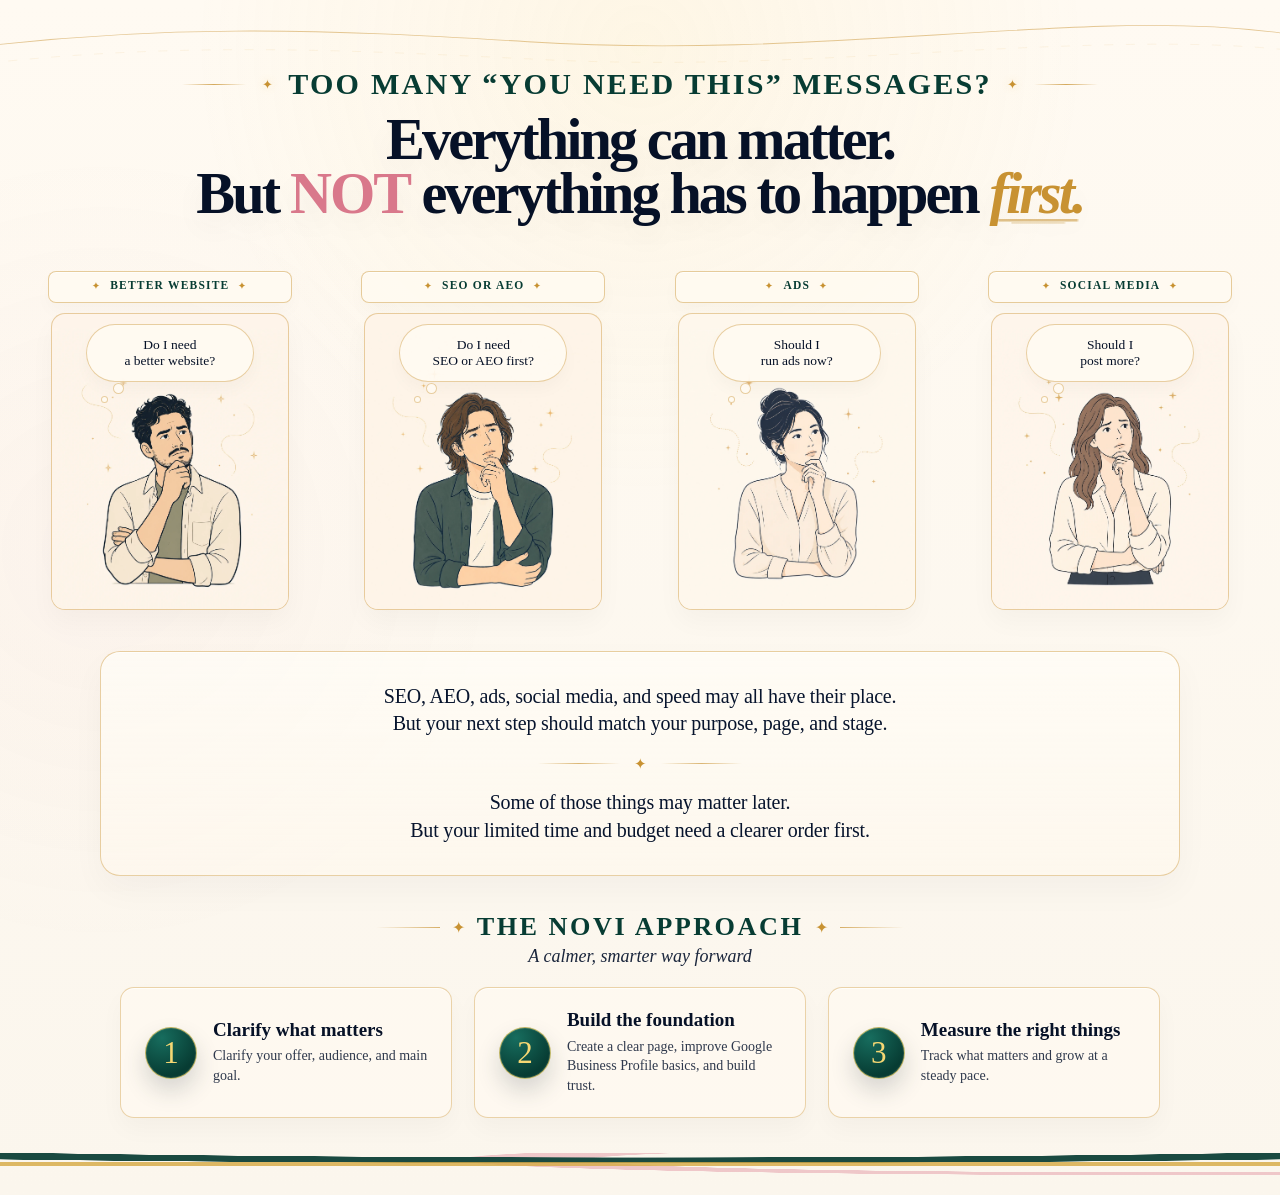
<file: test-foundation-section.html>
<!doctype html><html lang="en"><head><meta charset="utf-8"><meta name="viewport" content="width=device-width, initial-scale=1"><title>NOVI Foundation First Section Test</title><link rel="stylesheet" href="assets/css/styles.css"></head><body>

    <section class="foundation-priority-section observed-section novi-advice-section" id="foundation-first" aria-labelledby="foundation-priority-title">
      <div class="novi-advice-inner">
        <header class="novi-advice-header reveal-item">
          <p class="novi-advice-eyebrow" aria-label="Too many you need this messages">
            <span aria-hidden="true"></span>
            <i aria-hidden="true">✦</i>
            <b>Too many “you need this” messages?</b>
            <i aria-hidden="true">✦</i>
            <span aria-hidden="true"></span>
          </p>

          <h2 id="foundation-priority-title" class="novi-advice-title">
            <span>Everything can matter.</span>
            <span>But <em class="novi-em-not">NOT</em> everything has to happen <em class="novi-em-first">first.</em></span>
          </h2>
        </header>

        <div class="novi-question-grid reveal-item" aria-label="Questions small business owners may ask after hearing too much advice">
          <article class="novi-question-card">
            <div class="novi-question-tab"><span>✦</span> Better Website <span>✦</span></div>
            <div class="novi-question-visual">
              <img src="assets/images/novi-small-business-owner-thinking-about-better-website.webp" alt="Small business owner wondering whether they need a better website" loading="lazy" width="1122" height="1402">
              <div class="novi-thought-bubble">Do I need<br>a better website?</div>
            </div>
          </article>

          <article class="novi-question-card">
            <div class="novi-question-tab"><span>✦</span> SEO or AEO <span>✦</span></div>
            <div class="novi-question-visual">
              <img src="assets/images/novi-small-business-owner-wondering-seo-aeo-first.webp" alt="Small business owner wondering whether SEO or AEO should come first" loading="lazy" width="1122" height="1402">
              <div class="novi-thought-bubble">Do I need<br>SEO or AEO first?</div>
            </div>
          </article>

          <article class="novi-question-card">
            <div class="novi-question-tab"><span>✦</span> Ads <span>✦</span></div>
            <div class="novi-question-visual">
              <img src="assets/images/novi-female-business-owner-thinking-about-running-ads.webp" alt="Female business owner wondering whether she should run ads now" loading="lazy" width="1122" height="1402">
              <div class="novi-thought-bubble">Should I<br>run ads now?</div>
            </div>
          </article>

          <article class="novi-question-card">
            <div class="novi-question-tab"><span>✦</span> Social Media <span>✦</span></div>
            <div class="novi-question-visual">
              <img src="assets/images/novi-female-business-owner-thinking-about-social-media-posting.webp" alt="Female business owner wondering whether she should post more on social media" loading="lazy" width="1122" height="1402">
              <div class="novi-thought-bubble">Should I<br>post more?</div>
            </div>
          </article>
        </div>

        <div class="novi-advice-summary reveal-item">
          <p>SEO, AEO, ads, social media, and speed may all have their place.<br>
          But your next step should match your purpose, page, and stage.</p>
          <div class="novi-summary-spark" aria-hidden="true"><span></span><b>✦</b><span></span></div>
          <p>Some of those things may matter later.<br>
          But your limited time and budget need a clearer order first.</p>
        </div>

        <div class="novi-approach-heading reveal-item">
          <div><span></span><b>✦</b><strong>The NOVI Approach</strong><b>✦</b><span></span></div>
          <p>A calmer, smarter way forward</p>
        </div>

        <div class="novi-approach-steps reveal-item" aria-label="The NOVI approach">
          <article class="novi-approach-step">
            <strong class="novi-step-number">1</strong>
            <div>
              <h3>Clarify what matters</h3>
              <p>Clarify your offer, audience, and main goal.</p>
            </div>
          </article>

          <article class="novi-approach-step">
            <strong class="novi-step-number">2</strong>
            <div>
              <h3>Build the foundation</h3>
              <p>Create a clear page, improve Google Business Profile basics, and build trust.</p>
            </div>
          </article>

          <article class="novi-approach-step">
            <strong class="novi-step-number">3</strong>
            <div>
              <h3>Measure the right things</h3>
              <p>Track what matters and grow at a steady pace.</p>
            </div>
          </article>
        </div>
      </div>
    </section>
<script src="assets/js/script.js"></script></body></html>
</file>
